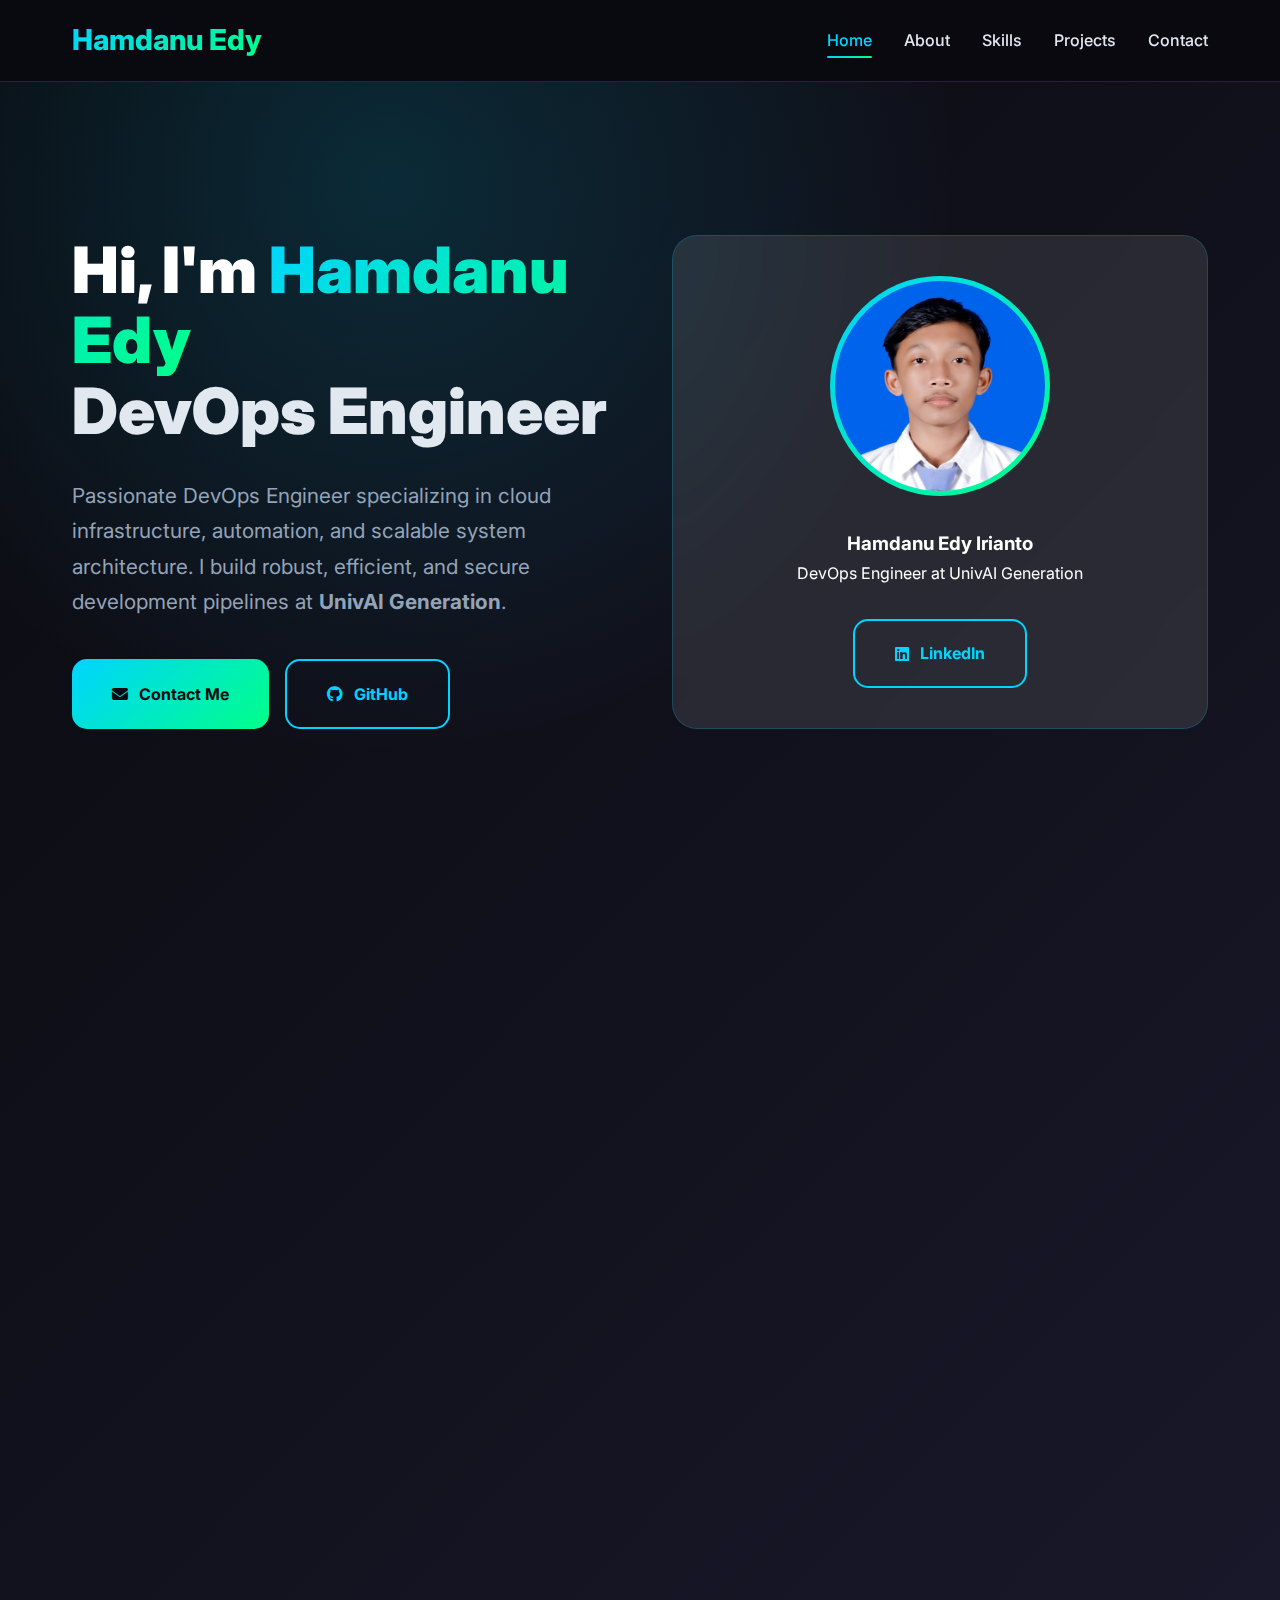
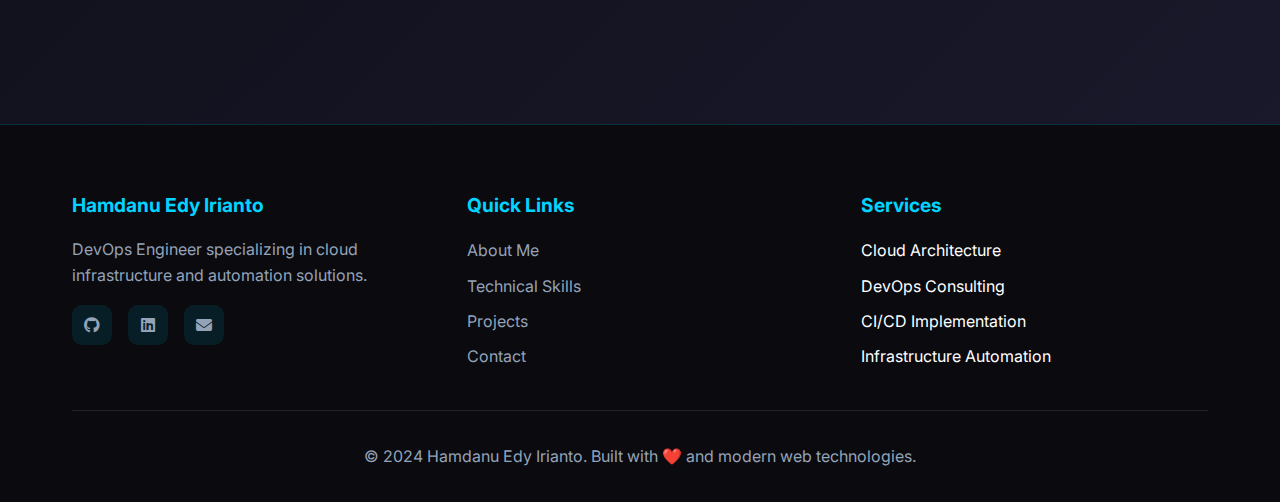
<file: index.html>
<!DOCTYPE html>
<html lang="id">
<head>
    <meta charset="UTF-8">
    <meta name="viewport" content="width=device-width, initial-scale=1.0">
    <meta name="google-site-verification" content="hwMxcLjOa9rPtWJm5K2YO4atiW3Idi5pGhQEPnVfMbA" />
    <title>Hamdanu Edy Irianto - DevOps Engineer Portfolio</title>
    <script async src="https://pagead2.googlesyndication.com/pagead/js/adsbygoogle.js?client=ca-pub-5340118311163033"
         crossorigin="anonymous"></script>
    <link rel="stylesheet" href="https://cdnjs.cloudflare.com/ajax/libs/font-awesome/6.4.0/css/all.min.css">
    <link href="https://fonts.googleapis.com/css2?family=Inter:wght@300;400;500;600;700;800&display=swap" rel="stylesheet">
    <link rel="stylesheet" href="style.css">
</head>
<body>
    <header class="header">
        <div class="container">
            <nav class="nav">
                <a href="index.html" class="logo">Hamdanu Edy</a>
                <ul class="nav-menu">
                    <li><a href="index.html" class="nav-link active">Home</a></li>
                    <li><a href="about.html" class="nav-link">About</a></li>
                    <li><a href="skills.html" class="nav-link">Skills</a></li>
                    <li><a href="projects.html" class="nav-link">Projects</a></li>
                    <li><a href="contact.html" class="nav-link">Contact</a></li>
                </ul>
                <div class="mobile-menu-toggle">
                    <span></span>
                    <span></span>
                    <span></span>
                </div>
            </nav>
        </div>
    </header>

    <section class="hero" id="home">
        <div class="container">
            <div class="hero-content">
                <div class="hero-text">
                    <h1>
                        Hi, I'm <span class="name">Hamdanu Edy</span><br>
                        <span class="title">DevOps Engineer</span>
                    </h1>
                    <p>
                        Passionate DevOps Engineer specializing in cloud infrastructure, 
                        automation, and scalable system architecture. I build robust, 
                        efficient, and secure development pipelines at <strong>UnivAI Generation</strong>.
                    </p>
                    <div class="hero-buttons">
                        <a href="mailto:edyhamdanu@gmail.com" class="btn btn-primary">
                            <i class="fas fa-envelope"></i>
                            Contact Me
                        </a>
                        <a href="https://github.com/hamdanuedy" class="btn btn-outline" target="_blank">
                            <i class="fab fa-github"></i>
                            GitHub
                        </a>
                    </div>
                </div>
                <div class="hero-visual">
                    <div class="profile-card">
                        <div class="profile-avatar">
                            <img src="profile.jpg" alt="Hamdanu Edy Irianto" oncontextmenu="return false;" ondragstart="return false;" />
                            <div class="avatar-overlay"></div>
                        </div>
                        <h3>Hamdanu Edy Irianto</h3>
                        <p>DevOps Engineer at UnivAI Generation</p>
                        <div class="social-links">
                            <a href="https://www.linkedin.com/in/hamdanu-edy-186911395" class="btn btn-outline" target="_blank">
                                <i class="fab fa-linkedin"></i>
                                LinkedIn
                            </a>
                        </div>
                    </div>
                </div>
            </div>
        </div>
    </section>

    <!-- Quick Overview Section -->
    <section class="section quick-overview">
        <div class="container">
            <div class="section-header">
                <h2 class="section-title">Professional Overview</h2>
                <p class="section-subtitle">A quick glimpse of my expertise and experience</p>
            </div>
            <div class="overview-grid">
                <div class="overview-card">
                    <div class="card-icon">
                        <i class="fas fa-cloud"></i>
                    </div>
                    <h3>Cloud Architecture</h3>
                    <p>Expert in AWS, Azure, and multi-cloud infrastructure design with focus on scalability and security.</p>
                    <a href="skills.html" class="card-link">Learn More <i class="fas fa-arrow-right"></i></a>
                </div>
                <div class="overview-card">
                    <div class="card-icon">
                        <i class="fas fa-code-branch"></i>
                    </div>
                    <h3>DevOps Pipeline</h3>
                    <p>Building automated CI/CD pipelines with Docker, Kubernetes, and modern deployment strategies.</p>
                    <a href="skills.html" class="card-link">Learn More <i class="fas fa-arrow-right"></i></a>
                </div>
                <div class="overview-card">
                    <div class="card-icon">
                        <i class="fas fa-robot"></i>
                    </div>
                    <h3>AI Integration</h3>
                    <p>Developing intelligent automation solutions and AI-powered applications for modern businesses.</p>
                    <a href="projects.html" class="card-link">View Projects <i class="fas fa-arrow-right"></i></a>
                </div>
            </div>
        </div>
    </section>

    <footer class="footer">
        <div class="container">
            <div class="footer-content">
                <div class="footer-section">
                    <h4>Hamdanu Edy Irianto</h4>
                    <p>DevOps Engineer specializing in cloud infrastructure and automation solutions.</p>
                    <div class="footer-social">
                        <a href="https://github.com/hamdanuedy" target="_blank"><i class="fab fa-github"></i></a>
                        <a href="https://www.linkedin.com/in/hamdanu-edy-186911395" target="_blank"><i class="fab fa-linkedin"></i></a>
                        <a href="mailto:edyhamdanu@gmail.com"><i class="fas fa-envelope"></i></a>
                    </div>
                </div>
                <div class="footer-section">
                    <h4>Quick Links</h4>
                    <ul>
                        <li><a href="about.html">About Me</a></li>
                        <li><a href="skills.html">Technical Skills</a></li>
                        <li><a href="projects.html">Projects</a></li>
                        <li><a href="contact.html">Contact</a></li>
                    </ul>
                </div>
                <div class="footer-section">
                    <h4>Services</h4>
                    <ul>
                        <li>Cloud Architecture</li>
                        <li>DevOps Consulting</li>
                        <li>CI/CD Implementation</li>
                        <li>Infrastructure Automation</li>
                    </ul>
                </div>
            </div>
            <div class="footer-bottom">
                <p>&copy; 2024 Hamdanu Edy Irianto. Built with ❤️ and modern web technologies.</p>
            </div>
        </div>
    </footer>

    <script src="script.js"></script>
</body>
</html>
</file>
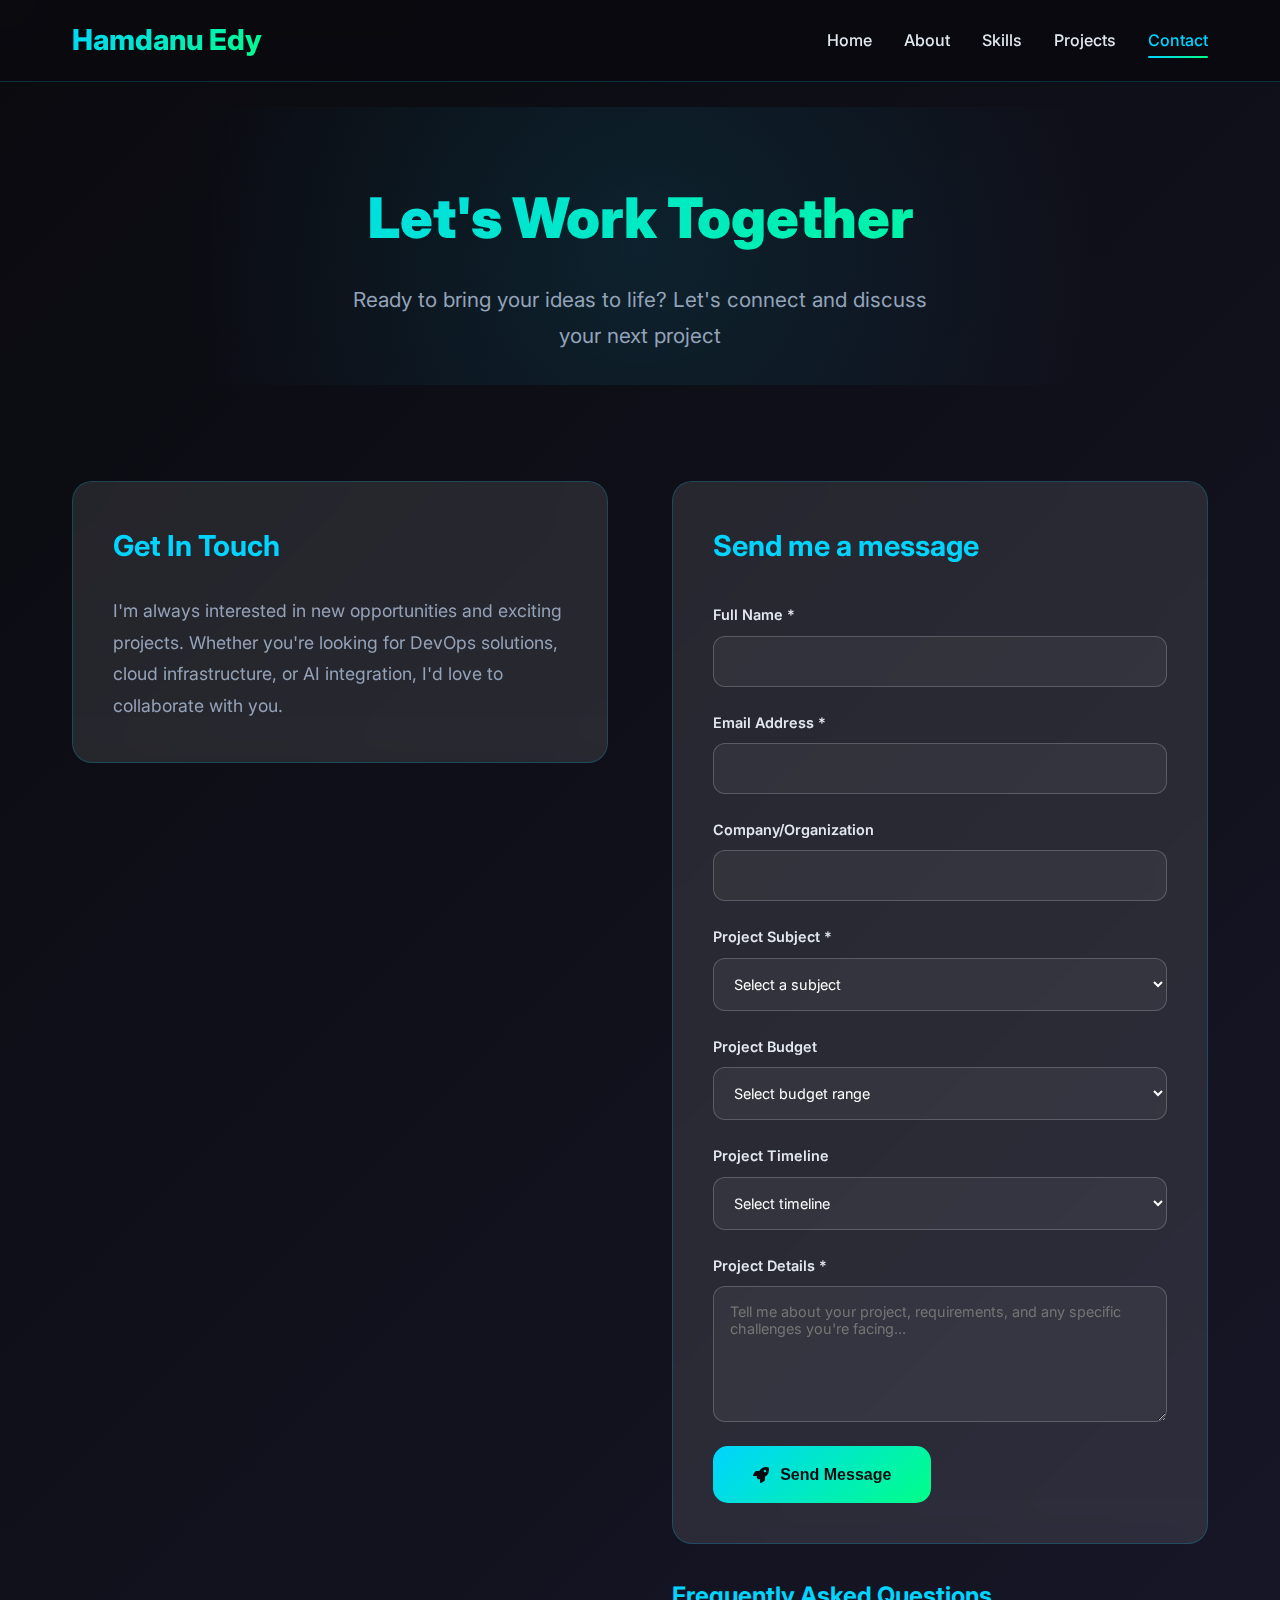
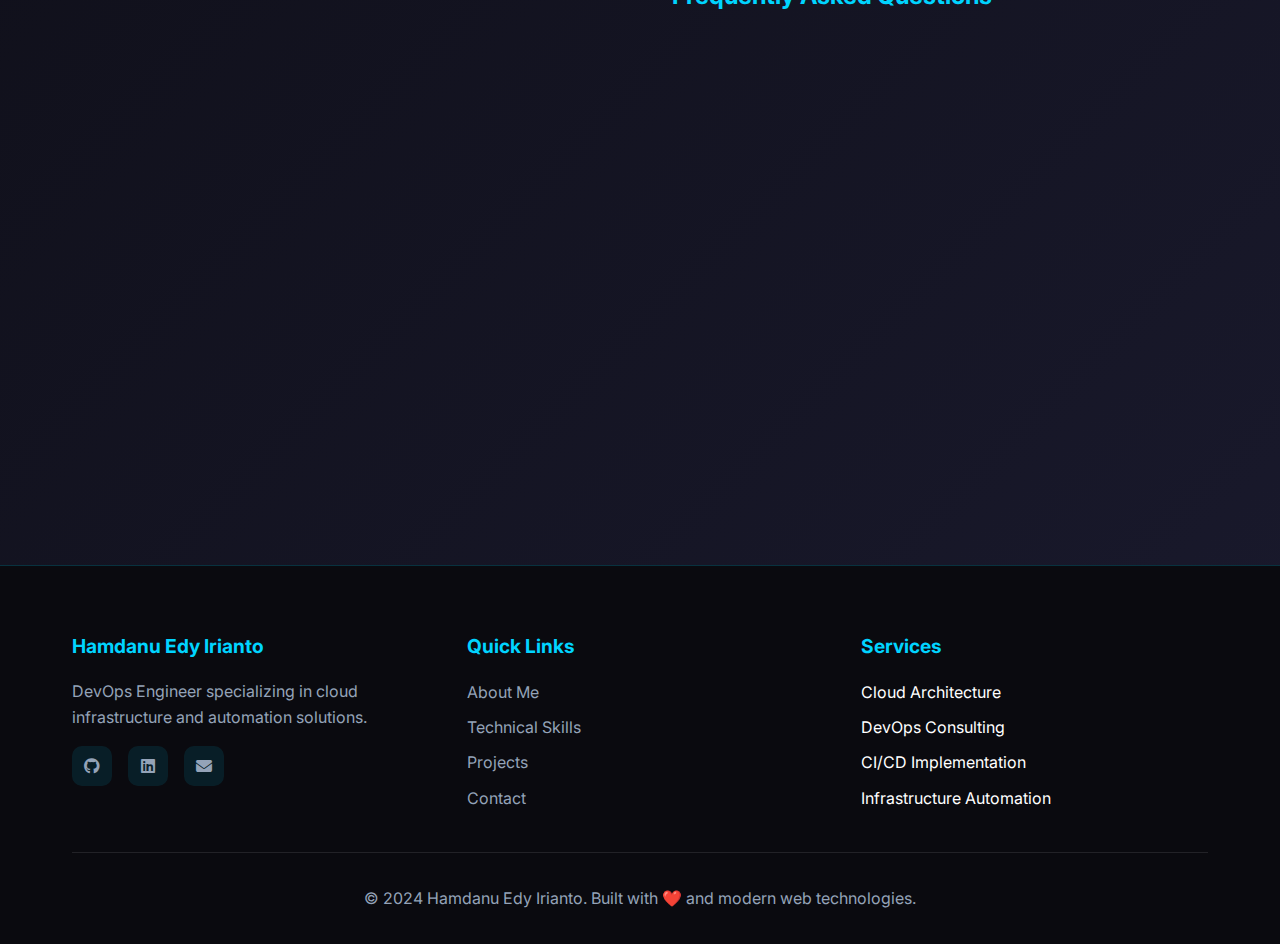
<file: contact.html>
<!DOCTYPE html>
<html lang="id">
<head>
    <meta charset="UTF-8">
    <meta name="viewport" content="width=device-width, initial-scale=1.0">`n    <meta name="google-site-verification" content="hwMxcLjOa9rPtWJm5K2YO4atiW3Idi5pGhQEPnVfMbA" />
    <title>Contact Me - Hamdanu Edy Irianto</title>`n    <script async src="https://pagead2.googlesyndication.com/pagead/js/adsbygoogle.js?client=ca-pub-5340118311163033"`n         crossorigin="anonymous"></script>
    <link rel="stylesheet" href="https://cdnjs.cloudflare.com/ajax/libs/font-awesome/6.4.0/css/all.min.css">
    <link href="https://fonts.googleapis.com/css2?family=Inter:wght@300;400;500;600;700;800&display=swap" rel="stylesheet">
    <link rel="stylesheet" href="style.css">
</head>
<body>
    <header class="header">
        <div class="container">
            <nav class="nav">
                <a href="index.html" class="logo">Hamdanu Edy</a>
                <ul class="nav-menu">
                    <li><a href="index.html" class="nav-link">Home</a></li>
                    <li><a href="about.html" class="nav-link">About</a></li>
                    <li><a href="skills.html" class="nav-link">Skills</a></li>
                    <li><a href="projects.html" class="nav-link">Projects</a></li>
                    <li><a href="contact.html" class="nav-link active">Contact</a></li>
                </ul>
                <div class="mobile-menu-toggle">
                    <span></span>
                    <span></span>
                    <span></span>
                </div>
            </nav>
        </div>
    </header>

    <main class="main-content">
        <section class="page-hero">
            <div class="container">
                <h1 class="page-title">Let's Work Together</h1>
                <p class="page-subtitle">Ready to bring your ideas to life? Let's connect and discuss your next project</p>
            </div>
        </section>

        <section class="section contact-content">
            <div class="container">
                <div class="contact-grid">
                    <!-- Contact Info -->
                    <div class="contact-info">
                        <div class="contact-intro glass-card">
                            <h3>Get In Touch</h3>
                            <p>
                                I'm always interested in new opportunities and exciting projects. 
                                Whether you're looking for DevOps solutions, cloud infrastructure, 
                                or AI integration, I'd love to collaborate with you.
                            </p>
                        </div>
                        
                        <div class="contact-methods">
                            <div class="contact-method glass-card">
                                <div class="method-icon">
                                    <i class="fas fa-envelope"></i>
                                </div>
                                <div class="method-info">
                                    <h4>Email</h4>
                                    <p>edyhamdanu@gmail.com</p>
                                    <a href="mailto:edyhamdanu@gmail.com" class="method-link">Send Email</a>
                                </div>
                            </div>

                            <div class="contact-method glass-card">
                                <div class="method-icon">
                                    <i class="fab fa-linkedin"></i>
                                </div>
                                <div class="method-info">
                                    <h4>LinkedIn</h4>
                                    <p>Professional Network</p>
                                    <a href="https://www.linkedin.com/in/hamdanu-edy-186911395" target="_blank" class="method-link">Connect on LinkedIn</a>
                                </div>
                            </div>

                            <div class="contact-method glass-card">
                                <div class="method-icon">
                                    <i class="fab fa-github"></i>
                                </div>
                                <div class="method-info">
                                    <h4>GitHub</h4>
                                    <p>Code & Projects</p>
                                    <a href="https://github.com/hamdanuedy" target="_blank" class="method-link">View GitHub</a>
                                </div>
                            </div>

                            <div class="contact-method glass-card">
                                <div class="method-icon">
                                    <i class="fas fa-phone"></i>
                                </div>
                                <div class="method-info">
                                    <h4>Phone</h4>
                                    <p>+62 812 3456 7890</p>
                                    <a href="tel:+6281234567890" class="method-link">Call Now</a>
                                </div>
                            </div>
                        </div>

                        <div class="availability glass-card">
                            <h4>Availability</h4>
                            <div class="availability-status">
                                <div class="status-indicator available"></div>
                                <span>Available for new projects</span>
                            </div>
                            <p>
                                I'm currently accepting new freelance and consulting opportunities. 
                                Response time is typically within 24 hours.
                            </p>
                        </div>
                    </div>
                    
                    <!-- Contact Form -->
                    <div class="contact-form-section">
                        <div class="contact-form glass-card">
                            <h3>Send me a message</h3>
                            <form id="contactForm" class="form">
                                <div class="form-group">
                                    <label for="name">Full Name *</label>
                                    <input type="text" id="name" name="name" required>
                                    <span class="form-error"></span>
                                </div>
                                
                                <div class="form-group">
                                    <label for="email">Email Address *</label>
                                    <input type="email" id="email" name="email" required>
                                    <span class="form-error"></span>
                                </div>
                                
                                <div class="form-group">
                                    <label for="company">Company/Organization</label>
                                    <input type="text" id="company" name="company">
                                </div>
                                
                                <div class="form-group">
                                    <label for="subject">Project Subject *</label>
                                    <select id="subject" name="subject" required>
                                        <option value="">Select a subject</option>
                                        <option value="devops-consulting">DevOps Consulting</option>
                                        <option value="cloud-architecture">Cloud Architecture</option>
                                        <option value="ci-cd-implementation">CI/CD Implementation</option>
                                        <option value="infrastructure-automation">Infrastructure Automation</option>
                                        <option value="ai-integration">AI Integration</option>
                                        <option value="general-inquiry">General Inquiry</option>
                                        <option value="collaboration">Collaboration</option>
                                    </select>
                                    <span class="form-error"></span>
                                </div>
                                
                                <div class="form-group">
                                    <label for="budget">Project Budget</label>
                                    <select id="budget" name="budget">
                                        <option value="">Select budget range</option>
                                        <option value="under-5k">Under $5,000</option>
                                        <option value="5k-10k">$5,000 - $10,000</option>
                                        <option value="10k-25k">$10,000 - $25,000</option>
                                        <option value="25k-50k">$25,000 - $50,000</option>
                                        <option value="over-50k">Over $50,000</option>
                                        <option value="discuss">Prefer to discuss</option>
                                    </select>
                                </div>
                                
                                <div class="form-group">
                                    <label for="timeline">Project Timeline</label>
                                    <select id="timeline" name="timeline">
                                        <option value="">Select timeline</option>
                                        <option value="asap">ASAP</option>
                                        <option value="1-month">Within 1 month</option>
                                        <option value="2-3-months">2-3 months</option>
                                        <option value="3-6-months">3-6 months</option>
                                        <option value="flexible">Flexible</option>
                                    </select>
                                </div>
                                
                                <div class="form-group">
                                    <label for="message">Project Details *</label>
                                    <textarea id="message" name="message" rows="6" required placeholder="Tell me about your project, requirements, and any specific challenges you're facing..."></textarea>
                                    <span class="form-error"></span>
                                </div>
                                
                                <button type="submit" class="btn btn-primary form-submit">
                                    <i class="fas fa-rocket"></i>
                                    <span>Send Message</span>
                                    <div class="loading-spinner"></div>
                                </button>
                            </form>
                            
                            <div class="form-success" id="formSuccess">
                                <div class="success-content">
                                    <i class="fas fa-check-circle"></i>
                                    <h4>Message Sent Successfully!</h4>
                                    <p>Thank you for reaching out. I'll get back to you within 24 hours.</p>
                                </div>
                            </div>
                        </div>

                        <!-- FAQ Section -->
                        <div class="faq-section">
                            <h3>Frequently Asked Questions</h3>
                            <div class="faq-list">
                                <div class="faq-item glass-card">
                                    <div class="faq-question">
                                        <h4>What services do you offer?</h4>
                                        <i class="fas fa-chevron-down"></i>
                                    </div>
                                    <div class="faq-answer">
                                        <p>I specialize in DevOps consulting, cloud architecture design, CI/CD pipeline implementation, infrastructure automation, and AI integration solutions.</p>
                                    </div>
                                </div>

                                <div class="faq-item glass-card">
                                    <div class="faq-question">
                                        <h4>How do you price your services?</h4>
                                        <i class="fas fa-chevron-down"></i>
                                    </div>
                                    <div class="faq-answer">
                                        <p>Pricing depends on project scope, complexity, and timeline. I offer both hourly rates and fixed-price projects. Let's discuss your specific needs for a custom quote.</p>
                                    </div>
                                </div>

                                <div class="faq-item glass-card">
                                    <div class="faq-question">
                                        <h4>What's your typical response time?</h4>
                                        <i class="fas fa-chevron-down"></i>
                                    </div>
                                    <div class="faq-answer">
                                        <p>I typically respond to new inquiries within 24 hours. For ongoing projects, I maintain regular communication and provide daily updates.</p>
                                    </div>
                                </div>

                                <div class="faq-item glass-card">
                                    <div class="faq-question">
                                        <h4>Do you work with international clients?</h4>
                                        <i class="fas fa-chevron-down"></i>
                                    </div>
                                    <div class="faq-answer">
                                        <p>Yes, I work with clients worldwide. I'm comfortable with different time zones and can adapt my schedule to ensure effective collaboration.</p>
                                    </div>
                                </div>
                            </div>
                        </div>
                    </div>
                </div>
            </div>
        </section>
    </main>

    <footer class="footer">
        <div class="container">
            <div class="footer-content">
                <div class="footer-section">
                    <h4>Hamdanu Edy Irianto</h4>
                    <p>DevOps Engineer specializing in cloud infrastructure and automation solutions.</p>
                    <div class="footer-social">
                        <a href="https://github.com/hamdanuedy" target="_blank"><i class="fab fa-github"></i></a>
                        <a href="https://www.linkedin.com/in/hamdanu-edy-186911395" target="_blank"><i class="fab fa-linkedin"></i></a>
                        <a href="mailto:edyhamdanu@gmail.com"><i class="fas fa-envelope"></i></a>
                    </div>
                </div>
                <div class="footer-section">
                    <h4>Quick Links</h4>
                    <ul>
                        <li><a href="about.html">About Me</a></li>
                        <li><a href="skills.html">Technical Skills</a></li>
                        <li><a href="projects.html">Projects</a></li>
                        <li><a href="contact.html">Contact</a></li>
                    </ul>
                </div>
                <div class="footer-section">
                    <h4>Services</h4>
                    <ul>
                        <li>Cloud Architecture</li>
                        <li>DevOps Consulting</li>
                        <li>CI/CD Implementation</li>
                        <li>Infrastructure Automation</li>
                    </ul>
                </div>
            </div>
            <div class="footer-bottom">
                <p>&copy; 2024 Hamdanu Edy Irianto. Built with ❤️ and modern web technologies.</p>
            </div>
        </div>
    </footer>

    <script src="script.js"></script>
</body>
</html>
</file>
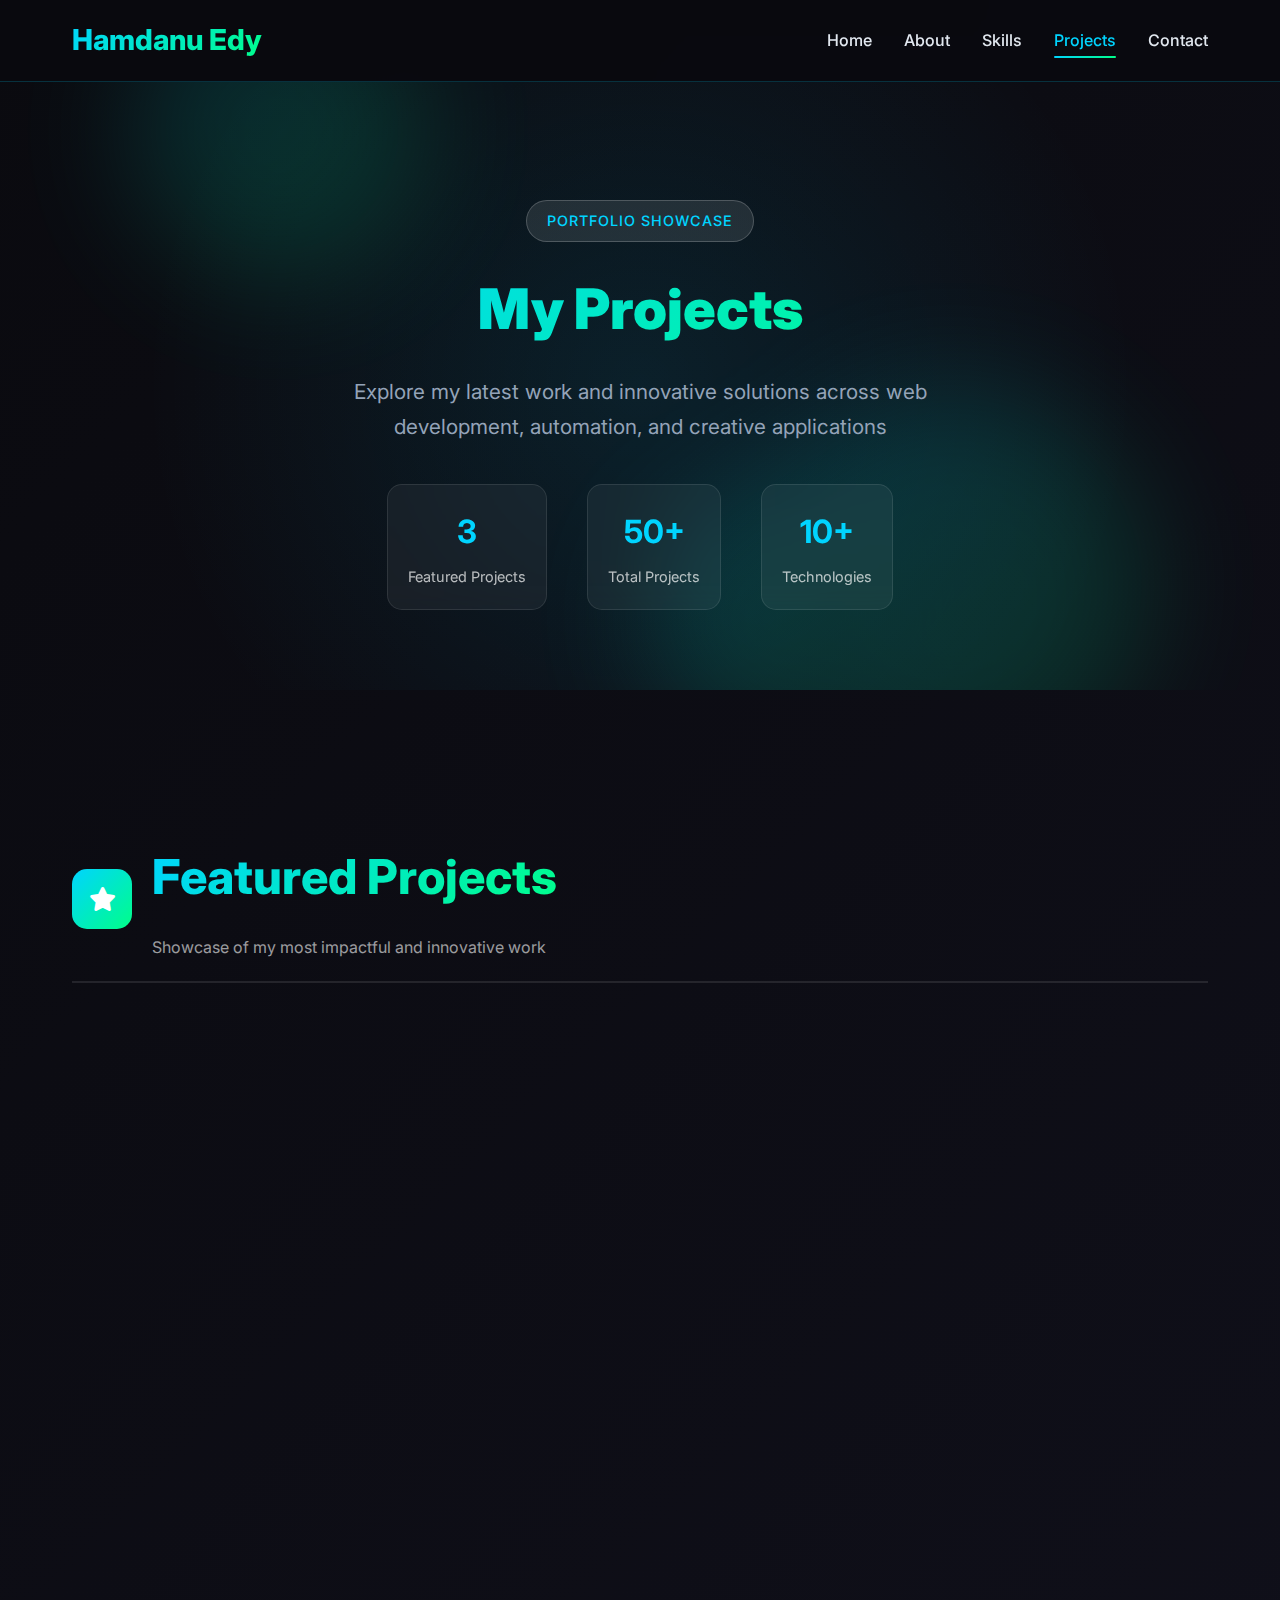
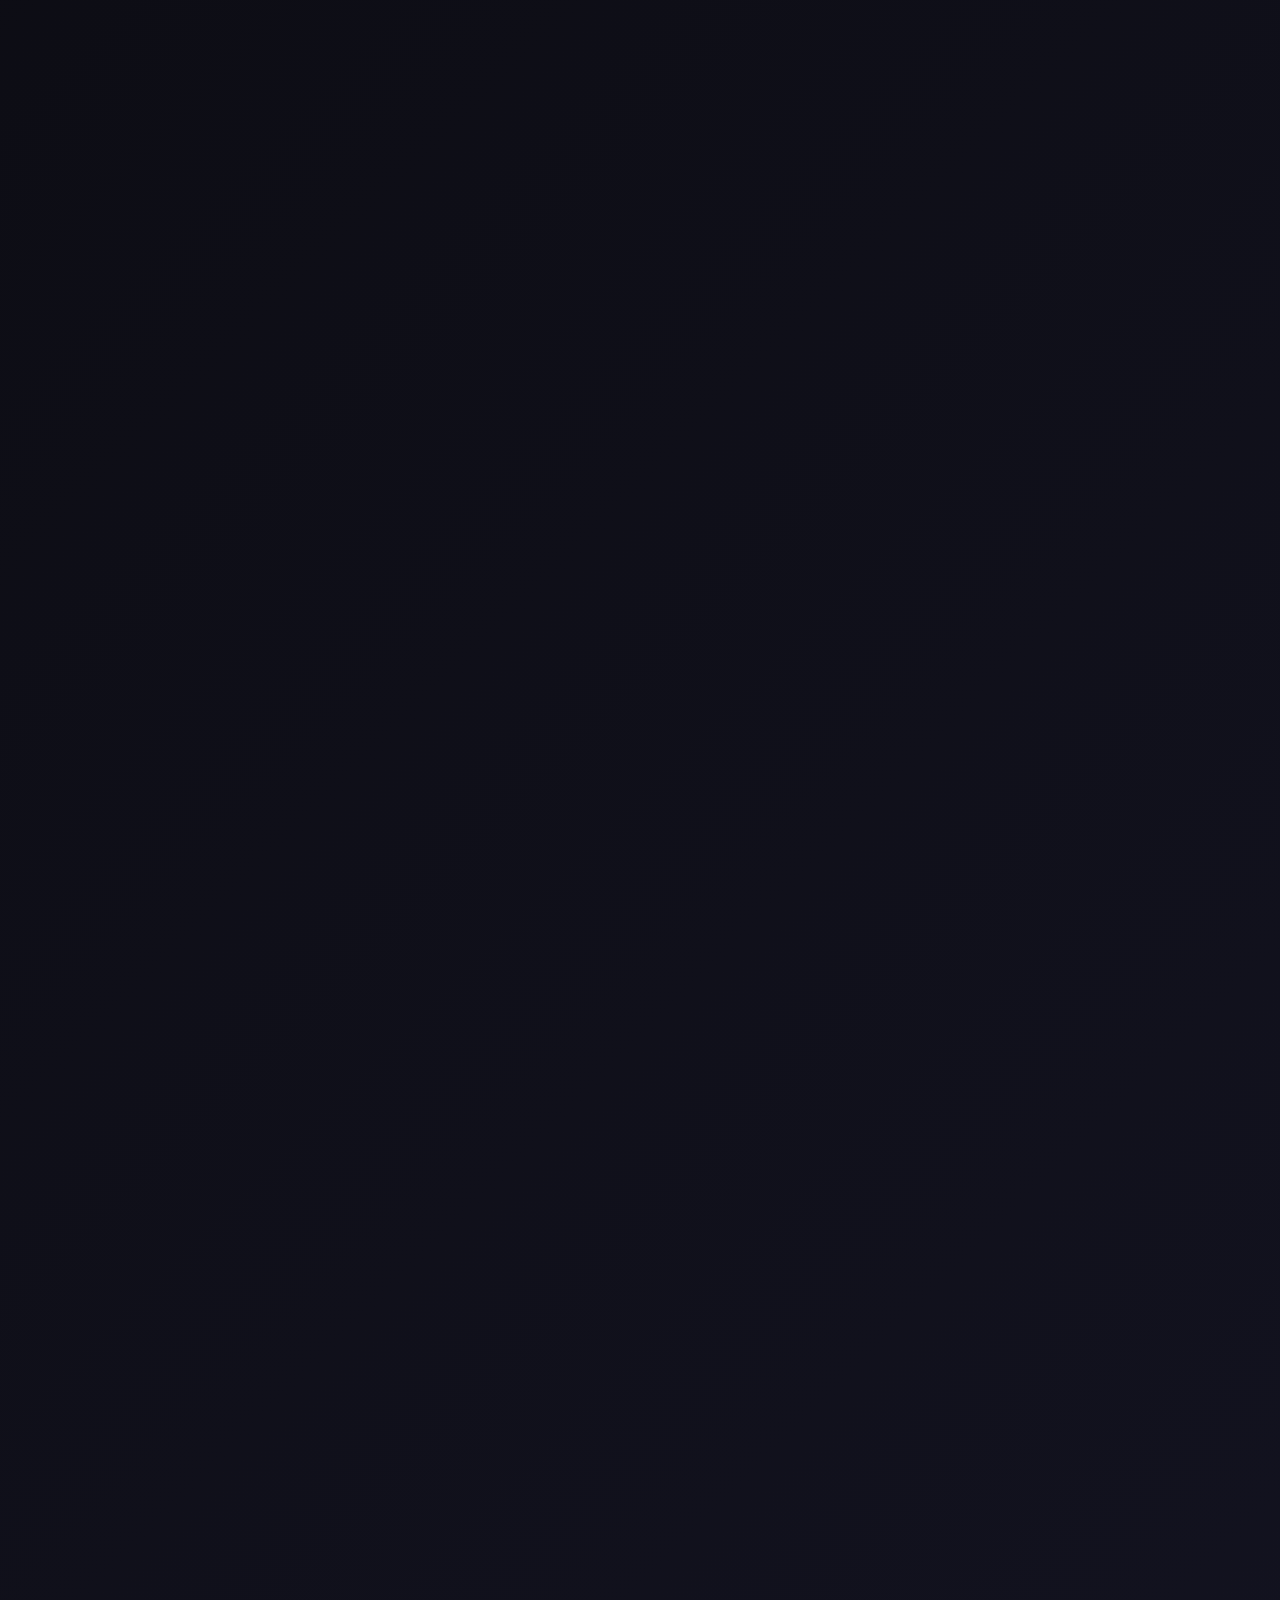
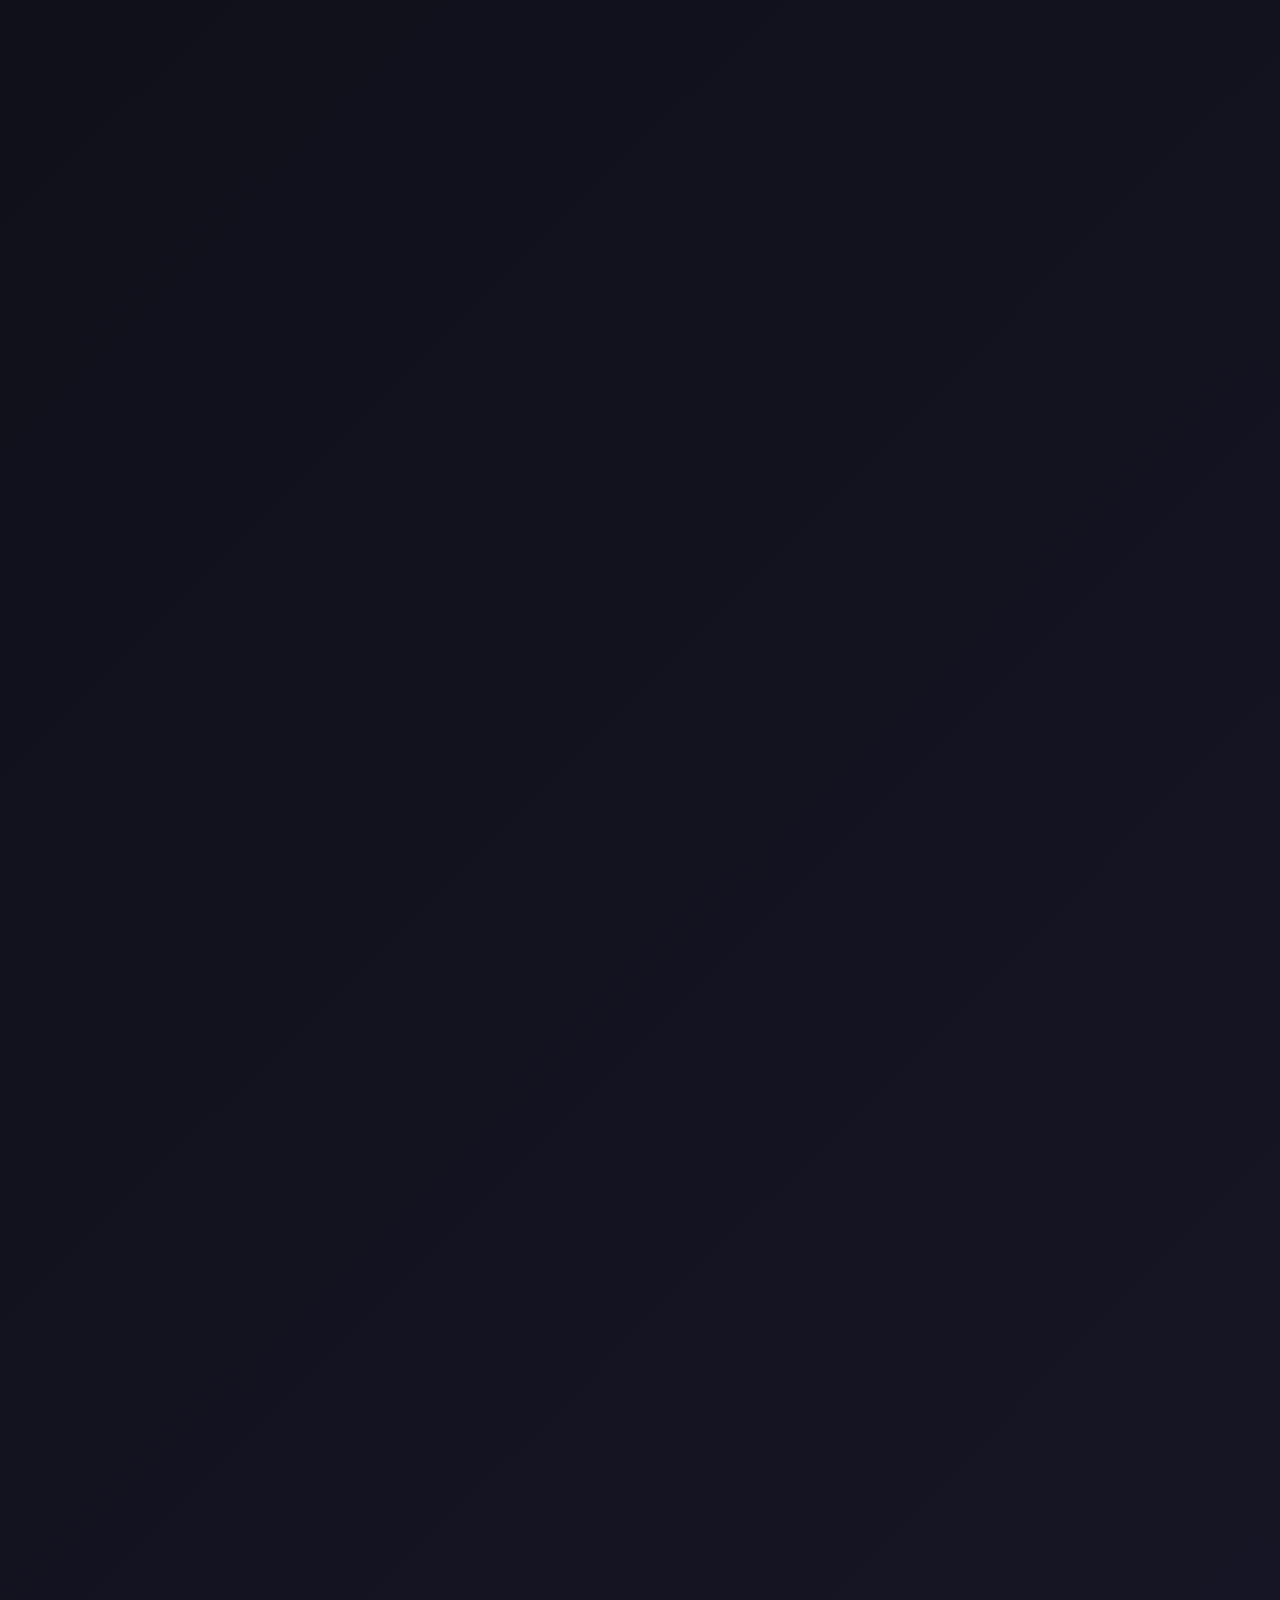
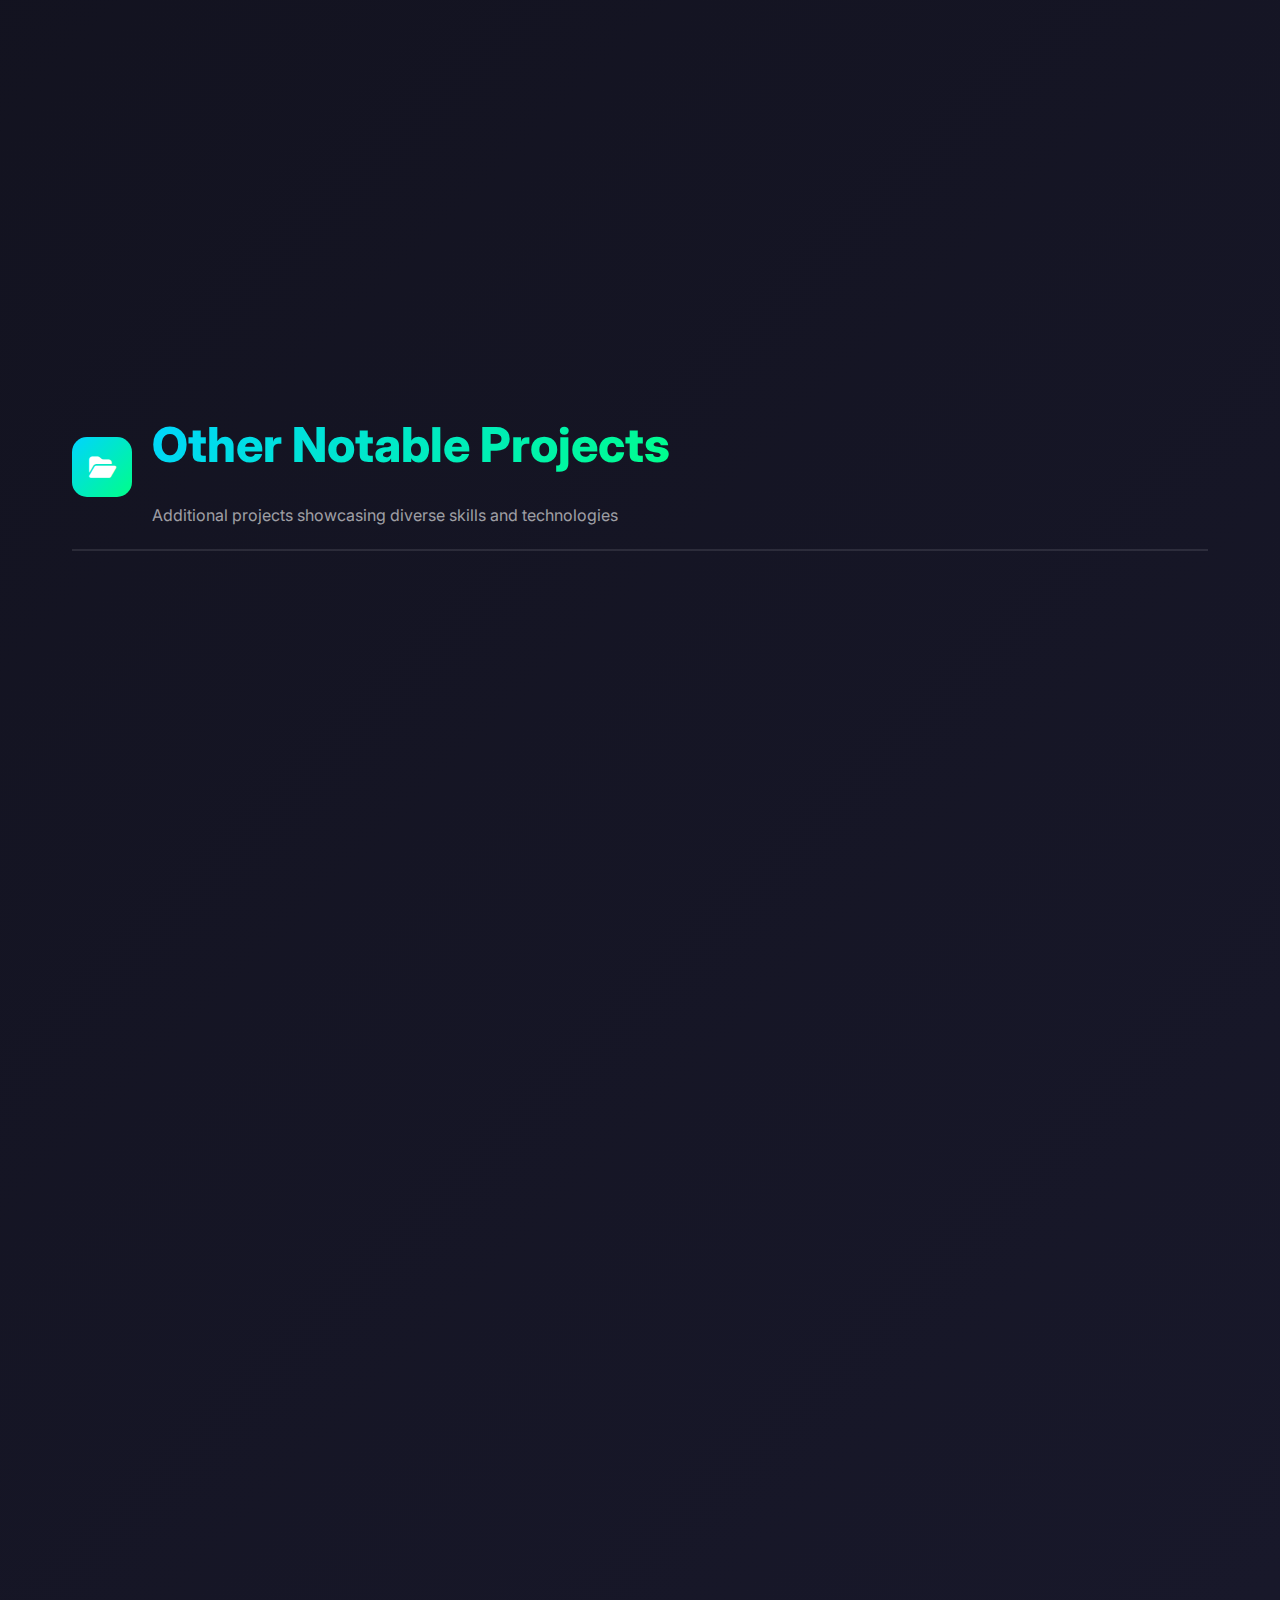
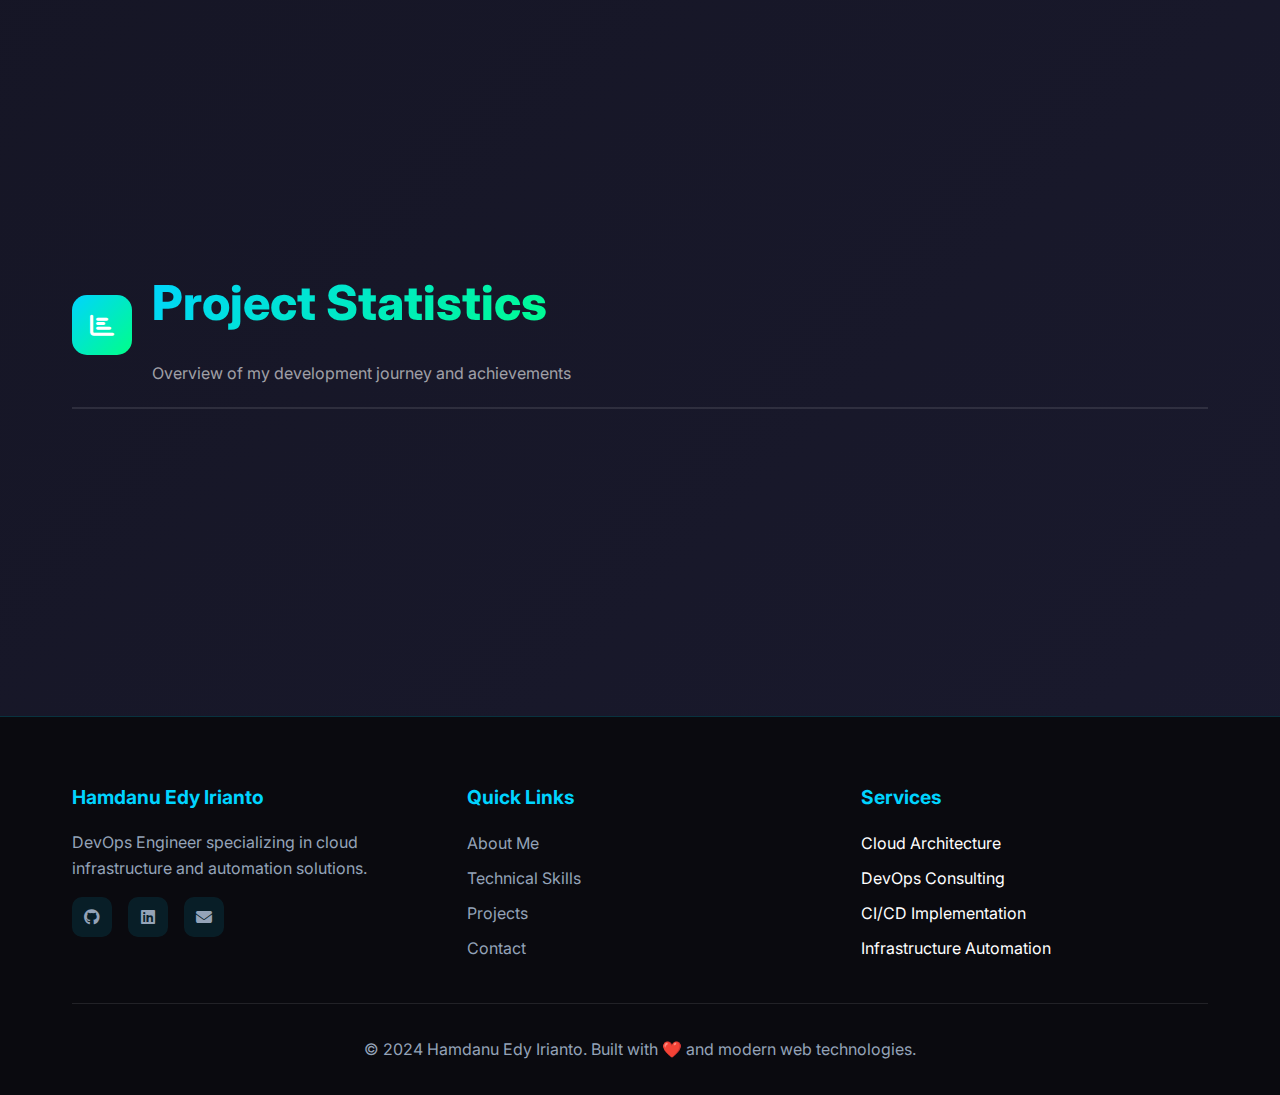
<file: projects.html>
<!DOCTYPE html>
<html lang="id">
<head>
    <meta charset="UTF-8">
    <meta name="viewport" content="width=device-width, initial-scale=1.0">
    <meta name="google-site-verification" content="hwMxcLjOa9rPtWJm5K2YO4atiW3Idi5pGhQEPnVfMbA" />
    <title>Projects - Hamdanu Edy Irianto</title>
    <script async src="https://pagead2.googlesyndication.com/pagead/js/adsbygoogle.js?client=ca-pub-5340118311163033"
         crossorigin="anonymous"></script>
    <link rel="stylesheet" href="https://cdnjs.cloudflare.com/ajax/libs/font-awesome/6.4.0/css/all.min.css">
    <link href="https://fonts.googleapis.com/css2?family=Inter:wght@300;400;500;600;700;800&display=swap" rel="stylesheet">
    <link rel="stylesheet" href="style.css">
    <link rel="stylesheet" href="preview-styles.css">
    <link rel="stylesheet" href="projects-enhanced.css">
</head>
<body>
    <header class="header">
        <div class="container">
            <nav class="nav">
                <a href="index.html" class="logo">Hamdanu Edy</a>
                <ul class="nav-menu">
                    <li><a href="index.html" class="nav-link">Home</a></li>
                    <li><a href="about.html" class="nav-link">About</a></li>
                    <li><a href="skills.html" class="nav-link">Skills</a></li>
                    <li><a href="projects.html" class="nav-link active">Projects</a></li>
                    <li><a href="contact.html" class="nav-link">Contact</a></li>
                </ul>
                <div class="mobile-menu-toggle">
                    <span></span>
                    <span></span>
                    <span></span>
                </div>
            </nav>
        </div>
    </header>

    <main class="main-content">
        <section class="page-hero projects-hero">
            <div class="hero-background">
                <div class="hero-shape shape-1"></div>
                <div class="hero-shape shape-2"></div>
                <div class="hero-shape shape-3"></div>
            </div>
            <div class="container">
                <div class="hero-content-wrapper">
                    <span class="hero-badge">Portfolio Showcase</span>
                    <h1 class="page-title">My Projects</h1>
                    <p class="page-subtitle">Explore my latest work and innovative solutions across web development, automation, and creative applications</p>
                    <div class="hero-stats">
                        <div class="hero-stat-item">
                            <span class="stat-number">3</span>
                            <span class="stat-label">Featured Projects</span>
                        </div>
                        <div class="hero-stat-item">
                            <span class="stat-number">50+</span>
                            <span class="stat-label">Total Projects</span>
                        </div>
                        <div class="hero-stat-item">
                            <span class="stat-number">10+</span>
                            <span class="stat-label">Technologies</span>
                        </div>
                    </div>
                </div>
            </div>
        </section>

        <section class="section projects-content">
            <div class="container">
                <!-- Featured Projects Section -->
                <div class="section-header-wrapper">
                    <div class="section-icon">
                        <i class="fas fa-star"></i>
                    </div>
                    <div>
                        <h2 class="section-title">Featured Projects</h2>
                        <p class="section-description">Showcase of my most impactful and innovative work</p>
                    </div>
                </div>
                
                <div class="featured-projects-grid">
                <!-- Featured Project 1 -->
                <div class="featured-project">
                    <div class="project-showcase glass-card">
                        <div class="project-badge-corner">
                            <span class="badge featured">★ FEATURED</span>
                        </div>
                        <div class="project-content-wrapper">
                            <div class="project-header">
                                <div class="project-icon-large">
                                    <div class="bot-icon telegram-bot">
                                        <i class="fab fa-telegram"></i>
                                        <div class="music-note note-1"><i class="fas fa-music"></i></div>
                                        <div class="music-note note-2"><i class="fas fa-music"></i></div>
                                    </div>
                                </div>
                                <div class="project-title-group">
                                    <h3 class="project-name">Telegram Music Bot</h3>
                                    <p class="project-category">🎵 Interactive Music Streaming</p>
                                </div>
                            </div>
                            
                            <div class="project-description">
                                <p>
                                    Advanced Telegram music bot with high-quality audio streaming, playlist management, 
                                    and interactive controls. Built with modern Python libraries and optimized for 
                                    performance and reliability.
                                </p>
                            </div>

                            <div class="bot-demo">
                                <div class="demo-header">
                                    <i class="fas fa-terminal"></i>
                                    <span>Bot in Action</span>
                                </div>
                                <div class="demo-terminal" id="botDemo">
                                    <div class="demo-line">👤 User: /play Shape of You</div>
                                    <div class="demo-line">🤖 Bot: 🔍 Searching for "Shape of You"...</div>
                                    <div class="demo-line">🤖 Bot: ✅ Found! Now playing 🎵</div>
                                    <div class="demo-line">🤖 Bot: 🎶 Ed Sheeran - Shape of You</div>
                                    <div class="demo-line">🤖 Bot: ⏯️ [▶️] [⏸️] [⏭️] [🔄] [❌]</div>
                                </div>
                            </div>

                            <div class="project-features">
                                <h4 class="features-title">Key Features</h4>
                                <div class="features-grid">
                                    <div class="feature-item">
                                        <i class="fas fa-play-circle"></i>
                                        <span>High-quality streaming</span>
                                    </div>
                                    <div class="feature-item">
                                        <i class="fas fa-list"></i>
                                        <span>Playlist management</span>
                                    </div>
                                    <div class="feature-item">
                                        <i class="fas fa-search"></i>
                                        <span>Smart search engine</span>
                                    </div>
                                    <div class="feature-item">
                                        <i class="fas fa-users"></i>
                                        <span>Multi-user support</span>
                                    </div>
                                </div>
                            </div>
                            
                            <div class="project-footer">
                                <div class="project-tech">
                                    <span class="tech-tag">Python</span>
                                    <span class="tech-tag">Telegram API</span>
                                    <span class="tech-tag">PyTelegramBotAPI</span>
                                    <span class="tech-tag">Audio Processing</span>
                                </div>
                                
                                <div class="project-actions">
                                    <a href="https://github.com/Botbynetz/bot-music-telegram.git" class="btn btn-primary" target="_blank">
                                        <i class="fab fa-github"></i> View Code
                                    </a>
                                    <a href="https://t.me/SmartmotherBot" class="btn btn-outline" target="_blank">
                                        <i class="fab fa-telegram-plane"></i> Live Demo
                                        <span class="live-badge">LIVE</span>
                                    </a>
                                </div>
                            </div>
                        </div>
                    </div>
                </div>

                <!-- Featured Project 2 -->
                <div class="featured-project">
                    <div class="project-showcase glass-card">
                        <div class="project-badge-corner">
                            <span class="badge featured">★ FEATURED</span>
                        </div>
                        <div class="project-content-wrapper">
                            <div class="project-header">
                                <div class="project-icon-large">
                                    <div class="bot-icon security-bot">
                                        <i class="fas fa-user-shield"></i>
                                        <div class="music-note note-1"><i class="fas fa-lock"></i></div>
                                        <div class="music-note note-2"><i class="fas fa-key"></i></div>
                                    </div>
                                </div>
                                <div class="project-title-group">
                                    <h3 class="project-name">UnivBot Login Page</h3>
                                    <p class="project-category">🔐 Secure Authentication System</p>
                                </div>
                            </div>
                            
                            <div class="project-description">
                                <p>
                                    Modern and secure login page for UnivBot system with advanced authentication features, 
                                    responsive design, and enhanced security protocols. Built with modern web technologies 
                                    and optimized for user experience.
                                </p>
                            </div>

                            <div class="project-preview">
                                <div class="preview-header-label">
                                    <i class="fas fa-desktop"></i>
                                    <span>Live Preview</span>
                                </div>
                                <div class="preview-container">
                                    <div class="preview-header">
                                        <div class="preview-controls">
                                            <span class="preview-dot red"></span>
                                            <span class="preview-dot yellow"></span>
                                            <span class="preview-dot green"></span>
                                        </div>
                                        <div class="preview-url">https://botbynetz.github.io/login-page-univbot/</div>
                                    </div>
                                    <div class="preview-frame">
                                        <iframe 
                                            src="https://botbynetz.github.io/login-page-univbot/" 
                                            title="UnivBot Login Page Preview"
                                            loading="lazy"
                                            sandbox="allow-scripts allow-same-origin allow-forms"
                                            referrerpolicy="no-referrer-when-downgrade">
                                        </iframe>
                                    </div>
                                    <div class="preview-overlay">
                                        <a href="https://botbynetz.github.io/login-page-univbot/" target="_blank" class="preview-link">
                                            <i class="fas fa-external-link-alt"></i>
                                            Open Full Page
                                        </a>
                                    </div>
                                </div>
                            </div>

                            <div class="project-features">
                                <h4 class="features-title">Key Features</h4>
                                <div class="features-grid">
                                    <div class="feature-item">
                                        <i class="fas fa-shield-alt"></i>
                                        <span>Secure authentication</span>
                                    </div>
                                    <div class="feature-item">
                                        <i class="fas fa-mobile-alt"></i>
                                        <span>Responsive design</span>
                                    </div>
                                    <div class="feature-item">
                                        <i class="fas fa-eye-slash"></i>
                                        <span>Password protection</span>
                                    </div>
                                    <div class="feature-item">
                                        <i class="fas fa-user-check"></i>
                                        <span>User validation</span>
                                    </div>
                                </div>
                            </div>
                            
                            <div class="project-footer">
                                <div class="project-tech">
                                    <span class="tech-tag">HTML5</span>
                                    <span class="tech-tag">CSS3</span>
                                    <span class="tech-tag">JavaScript</span>
                                    <span class="tech-tag">Security</span>
                                </div>
                                
                                <div class="project-actions">
                                    <a href="https://github.com/Botbynetz/login-page-univbot.git" class="btn btn-primary" target="_blank">
                                        <i class="fab fa-github"></i> View Code
                                    </a>
                                    <a href="https://botbynetz.github.io/login-page-univbot/" class="btn btn-outline" target="_blank">
                                        <i class="fas fa-external-link-alt"></i> Live Demo
                                        <span class="live-badge">LIVE</span>
                                    </a>
                                </div>
                            </div>
                        </div>
                    </div>
                </div>

                <!-- Featured Project 3 -->
                <div class="featured-project">
                    <div class="project-showcase glass-card">
                        <div class="project-badge-corner">
                            <span class="badge featured">★ FEATURED</span>
                        </div>
                        <div class="project-content-wrapper">
                            <div class="project-header">
                                <div class="project-icon-large">
                                    <div class="bot-icon love-bot">
                                        <i class="fas fa-heart"></i>
                                        <div class="music-note note-1"><i class="fas fa-heart"></i></div>
                                        <div class="music-note note-2"><i class="fas fa-heart"></i></div>
                                    </div>
                                </div>
                                <div class="project-title-group">
                                    <h3 class="project-name">Love Creation</h3>
                                    <p class="project-category">💖 Interactive Romantic Application</p>
                                </div>
                            </div>
                            
                            <div class="project-description">
                                <p>
                                    Interactive web application for creating personalized romantic content and love messages 
                                    with beautiful animations and modern design. Features customizable templates and smooth transitions 
                                    optimized for sharing special moments.
                                </p>
                            </div>

                            <div class="project-preview">
                                <div class="preview-header-label">
                                    <i class="fas fa-desktop"></i>
                                    <span>Live Preview</span>
                                </div>
                                <div class="preview-container">
                                    <div class="preview-header">
                                        <div class="preview-controls">
                                            <span class="preview-dot red"></span>
                                            <span class="preview-dot yellow"></span>
                                            <span class="preview-dot green"></span>
                                        </div>
                                        <div class="preview-url">https://botbynetz.github.io/Lovecreation1/</div>
                                    </div>
                                    <div class="preview-frame">
                                        <iframe 
                                            src="https://botbynetz.github.io/Lovecreation1/" 
                                            title="Love Creation Preview"
                                            loading="lazy"
                                            sandbox="allow-scripts allow-same-origin allow-forms"
                                            referrerpolicy="no-referrer-when-downgrade">
                                        </iframe>
                                    </div>
                                    <div class="preview-overlay">
                                        <a href="https://botbynetz.github.io/Lovecreation1/" target="_blank" class="preview-link">
                                            <i class="fas fa-external-link-alt"></i>
                                            Open Full Page
                                        </a>
                                    </div>
                                </div>
                            </div>

                            <div class="project-features">
                                <h4 class="features-title">Key Features</h4>
                                <div class="features-grid">
                                    <div class="feature-item">
                                        <i class="fas fa-palette"></i>
                                        <span>Beautiful animations</span>
                                    </div>
                                    <div class="feature-item">
                                        <i class="fas fa-mobile-alt"></i>
                                        <span>Responsive design</span>
                                    </div>
                                    <div class="feature-item">
                                        <i class="fas fa-heart"></i>
                                        <span>Romantic themes</span>
                                    </div>
                                    <div class="feature-item">
                                        <i class="fas fa-share-alt"></i>
                                        <span>Easy sharing</span>
                                    </div>
                                </div>
                            </div>
                            
                            <div class="project-footer">
                                <div class="project-tech">
                                    <span class="tech-tag">HTML5</span>
                                    <span class="tech-tag">CSS3</span>
                                    <span class="tech-tag">JavaScript</span>
                                    <span class="tech-tag">Animation</span>
                                </div>
                                
                                <div class="project-actions">
                                    <a href="https://github.com/Botbynetz/Lovecreation1.git" class="btn btn-primary" target="_blank">
                                        <i class="fab fa-github"></i> View Code
                                    </a>
                                    <a href="https://botbynetz.github.io/Lovecreation1/" class="btn btn-outline" target="_blank">
                                        <i class="fas fa-external-link-alt"></i> Live Demo
                                        <span class="live-badge">LIVE</span>
                                    </a>
                                </div>
                            </div>
                        </div>
                    </div>
                </div>
                </div>

                <!-- Other Projects -->
                <div class="other-projects">
                    <div class="section-header-wrapper">
                        <div class="section-icon">
                            <i class="fas fa-folder-open"></i>
                        </div>
                        <div>
                            <h2 class="section-title">Other Notable Projects</h2>
                            <p class="section-description">Additional projects showcasing diverse skills and technologies</p>
                        </div>
                    </div>
                    <div class="projects-grid">
                        <div class="project-card glass-card">
                            <div class="project-card-icon">
                                <i class="fas fa-cloud"></i>
                            </div>
                            <div class="project-content">
                                <h3>Cloud Infrastructure Automation</h3>
                                <p>
                                    Automated cloud infrastructure deployment using Terraform and Ansible. 
                                    Includes multi-environment setup with CI/CD integration.
                                </p>
                                <div class="project-tech">
                                    <span class="tech-tag">Terraform</span>
                                    <span class="tech-tag">Ansible</span>
                                    <span class="tech-tag">AWS</span>
                                </div>
                                <a href="https://github.com/Botbynetz/Cloud-Infrastructure-Automation" class="btn btn-sm btn-outline" target="_blank">
                                    <i class="fab fa-github"></i> View Code
                                </a>
                            </div>
                        </div>

                        <div class="project-card glass-card">
                            <div class="project-card-icon">
                                <i class="fas fa-chart-line"></i>
                            </div>
                            <div class="project-content">
                                <h3>Monitoring Dashboard</h3>
                                <p>
                                    Comprehensive monitoring solution with Prometheus, Grafana, 
                                    and custom alerting for microservices architecture.
                                </p>
                                <div class="project-tech">
                                    <span class="tech-tag">Prometheus</span>
                                    <span class="tech-tag">Grafana</span>
                                    <span class="tech-tag">Docker</span>
                                </div>
                                <a href="#" class="btn btn-sm btn-outline">
                                    <i class="fab fa-github"></i> View Code
                                </a>
                            </div>
                        </div>

                        <div class="project-card glass-card">
                            <div class="project-card-icon">
                                <i class="fas fa-rocket"></i>
                            </div>
                            <div class="project-content">
                                <h3>CI/CD Pipeline Framework</h3>
                                <p>
                                    Standardized CI/CD pipeline template for multiple programming languages 
                                    with automated testing and deployment strategies.
                                </p>
                                <div class="project-tech">
                                    <span class="tech-tag">GitLab CI</span>
                                    <span class="tech-tag">Docker</span>
                                    <span class="tech-tag">Kubernetes</span>
                                </div>
                                <a href="#" class="btn btn-sm btn-outline">
                                    <i class="fab fa-github"></i> View Code
                                </a>
                            </div>
                        </div>

                        <div class="project-card glass-card">
                            <div class="project-card-icon">
                                <i class="fas fa-shield-alt"></i>
                            </div>
                            <div class="project-content">
                                <h3>Security Compliance Toolkit</h3>
                                <p>
                                    Automated security scanning and compliance checking tools 
                                    for cloud infrastructure and containerized applications.
                                </p>
                                <div class="project-tech">
                                    <span class="tech-tag">Python</span>
                                    <span class="tech-tag">Security</span>
                                    <span class="tech-tag">Automation</span>
                                </div>
                                <a href="#" class="btn btn-sm btn-outline">
                                    <i class="fab fa-github"></i> View Code
                                </a>
                            </div>
                        </div>
                    </div>
                </div>

                <!-- Project Stats -->
                <div class="project-stats">
                    <div class="section-header-wrapper">
                        <div class="section-icon">
                            <i class="fas fa-chart-bar"></i>
                        </div>
                        <div>
                            <h2 class="section-title">Project Statistics</h2>
                            <p class="section-description">Overview of my development journey and achievements</p>
                        </div>
                    </div>
                    <div class="stats-grid">
                        <div class="stat-item glass-card">
                            <div class="stat-icon">
                                <i class="fas fa-code-branch"></i>
                            </div>
                            <div class="stat-content">
                                <h3>50+</h3>
                                <p>Repositories</p>
                            </div>
                        </div>
                        <div class="stat-item glass-card">
                            <div class="stat-icon">
                                <i class="fas fa-star"></i>
                            </div>
                            <div class="stat-content">
                                <h3>200+</h3>
                                <p>GitHub Stars</p>
                            </div>
                        </div>
                        <div class="stat-item glass-card">
                            <div class="stat-icon">
                                <i class="fas fa-code"></i>
                            </div>
                            <div class="stat-content">
                                <h3>10+</h3>
                                <p>Languages Used</p>
                            </div>
                        </div>
                        <div class="stat-item glass-card">
                            <div class="stat-icon">
                                <i class="fas fa-users"></i>
                            </div>
                            <div class="stat-content">
                                <h3>25+</h3>
                                <p>Collaborations</p>
                            </div>
                        </div>
                    </div>
                </div>
            </div>
        </section>
    </main>

    <footer class="footer">
        <div class="container">
            <div class="footer-content">
                <div class="footer-section">
                    <h4>Hamdanu Edy Irianto</h4>
                    <p>DevOps Engineer specializing in cloud infrastructure and automation solutions.</p>
                    <div class="footer-social">
                        <a href="https://github.com/hamdanuedy" target="_blank"><i class="fab fa-github"></i></a>
                        <a href="https://www.linkedin.com/in/hamdanu-edy-186911395" target="_blank"><i class="fab fa-linkedin"></i></a>
                        <a href="mailto:edyhamdanu@gmail.com"><i class="fas fa-envelope"></i></a>
                    </div>
                </div>
                <div class="footer-section">
                    <h4>Quick Links</h4>
                    <ul>
                        <li><a href="about.html">About Me</a></li>
                        <li><a href="skills.html">Technical Skills</a></li>
                        <li><a href="projects.html">Projects</a></li>
                        <li><a href="contact.html">Contact</a></li>
                    </ul>
                </div>
                <div class="footer-section">
                    <h4>Services</h4>
                    <ul>
                        <li>Cloud Architecture</li>
                        <li>DevOps Consulting</li>
                        <li>CI/CD Implementation</li>
                        <li>Infrastructure Automation</li>
                    </ul>
                </div>
            </div>
            <div class="footer-bottom">
                <p>&copy; 2024 Hamdanu Edy Irianto. Built with ❤️ and modern web technologies.</p>
            </div>
        </div>
    </footer>

    <script src="script.js"></script>
</body>
</html>
</file>
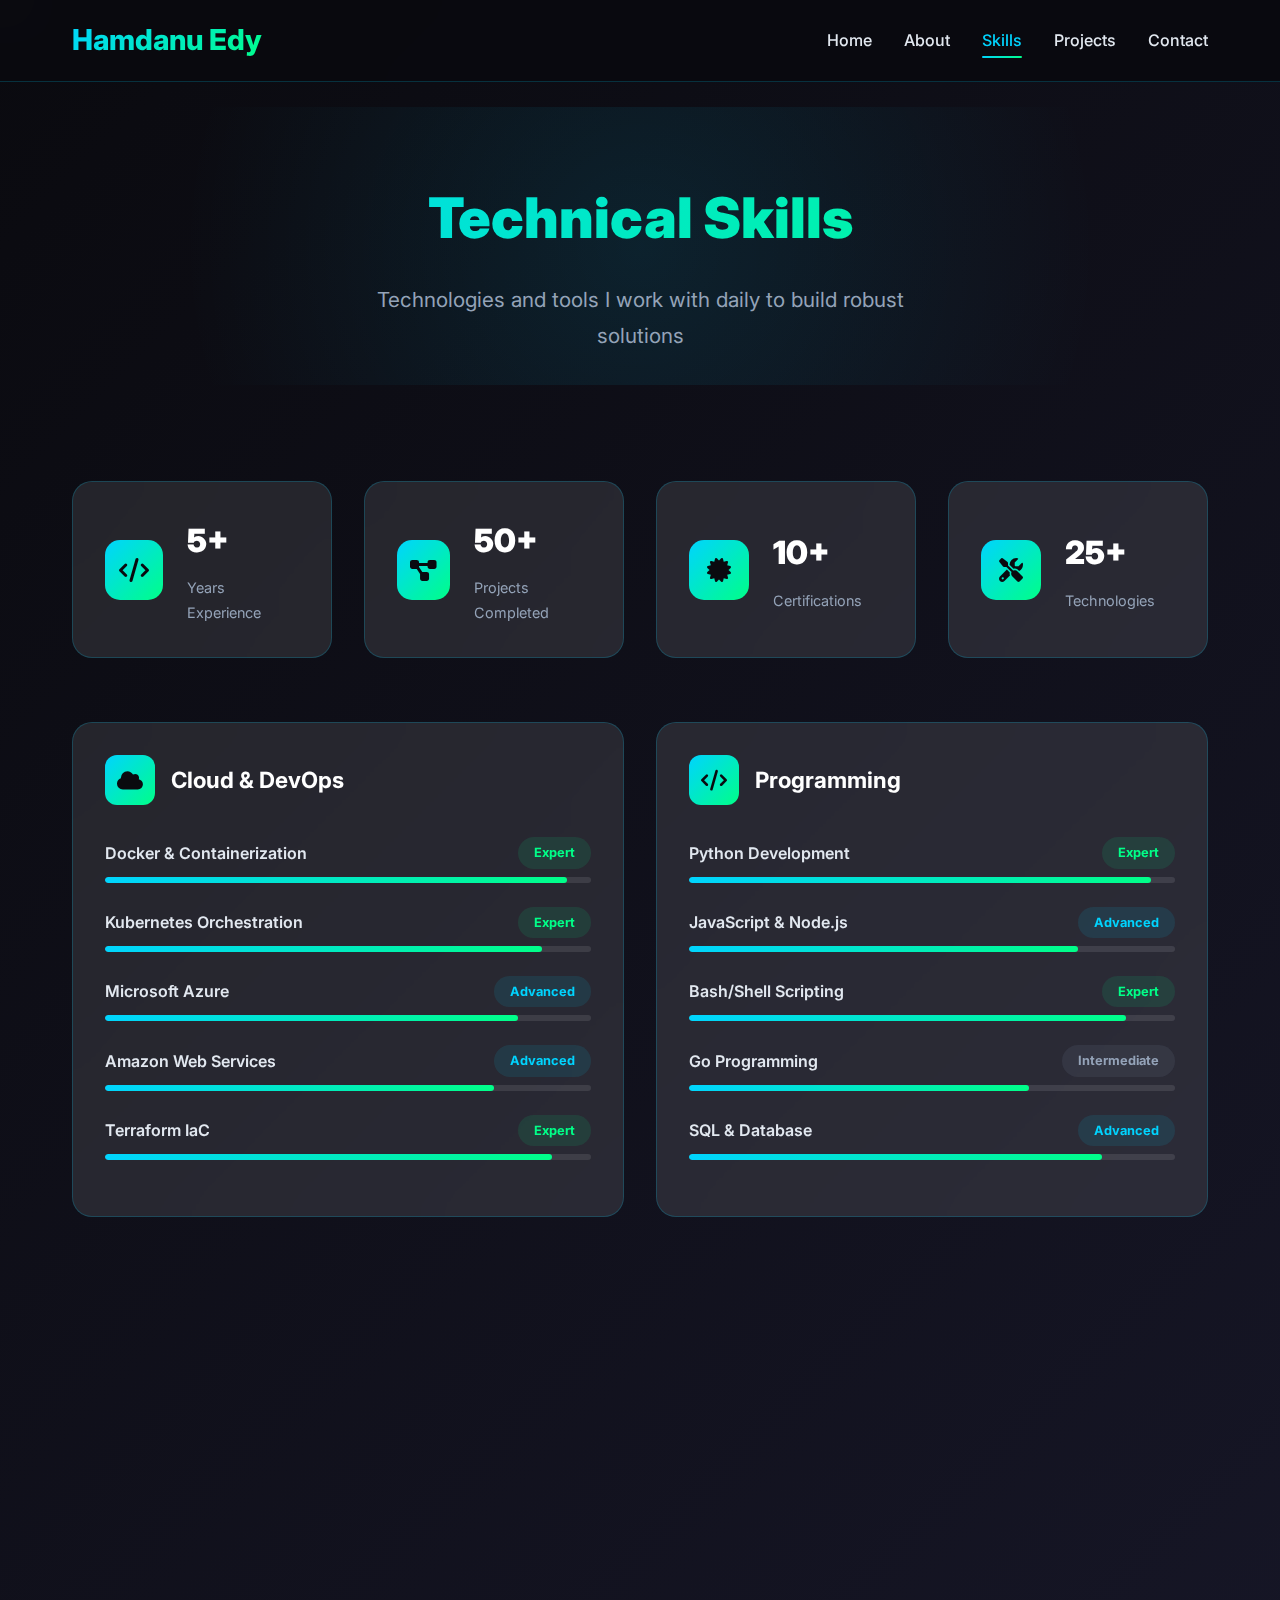
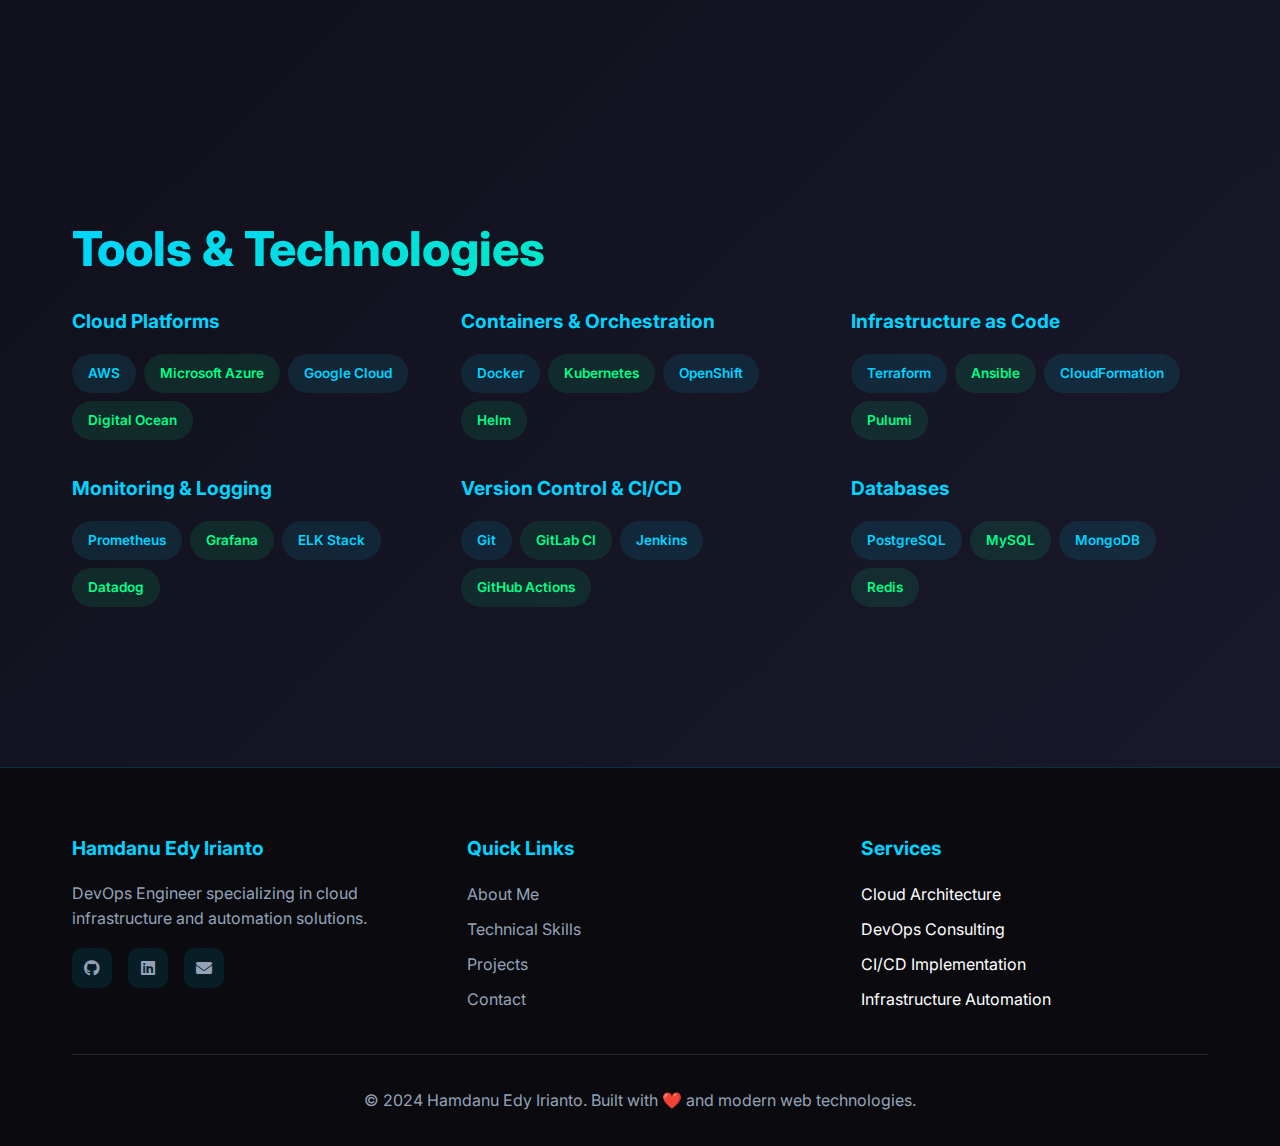
<file: skills.html>
<!DOCTYPE html>
<html lang="id">
<head>
    <meta charset="UTF-8">
    <meta name="viewport" content="width=device-width, initial-scale=1.0">`n    <meta name="google-site-verification" content="hwMxcLjOa9rPtWJm5K2YO4atiW3Idi5pGhQEPnVfMbA" />
    <title>Technical Skills - Hamdanu Edy Irianto</title>`n    <script async src="https://pagead2.googlesyndication.com/pagead/js/adsbygoogle.js?client=ca-pub-5340118311163033"`n         crossorigin="anonymous"></script>
    <link rel="stylesheet" href="https://cdnjs.cloudflare.com/ajax/libs/font-awesome/6.4.0/css/all.min.css">
    <link href="https://fonts.googleapis.com/css2?family=Inter:wght@300;400;500;600;700;800&display=swap" rel="stylesheet">
    <link rel="stylesheet" href="style.css">
</head>
<body>
    <header class="header">
        <div class="container">
            <nav class="nav">
                <a href="index.html" class="logo">Hamdanu Edy</a>
                <ul class="nav-menu">
                    <li><a href="index.html" class="nav-link">Home</a></li>
                    <li><a href="about.html" class="nav-link">About</a></li>
                    <li><a href="skills.html" class="nav-link active">Skills</a></li>
                    <li><a href="projects.html" class="nav-link">Projects</a></li>
                    <li><a href="contact.html" class="nav-link">Contact</a></li>
                </ul>
                <div class="mobile-menu-toggle">
                    <span></span>
                    <span></span>
                    <span></span>
                </div>
            </nav>
        </div>
    </header>

    <main class="main-content">
        <section class="page-hero">
            <div class="container">
                <h1 class="page-title">Technical Skills</h1>
                <p class="page-subtitle">Technologies and tools I work with daily to build robust solutions</p>
            </div>
        </section>

        <section class="section skills-content">
            <div class="container">
                <!-- Skills Overview -->
                <div class="skills-overview">
                    <div class="overview-stats">
                        <div class="stat-card glass-card">
                            <div class="stat-icon">
                                <i class="fas fa-code"></i>
                            </div>
                            <div class="stat-info">
                                <h3>5+</h3>
                                <p>Years Experience</p>
                            </div>
                        </div>
                        <div class="stat-card glass-card">
                            <div class="stat-icon">
                                <i class="fas fa-project-diagram"></i>
                            </div>
                            <div class="stat-info">
                                <h3>50+</h3>
                                <p>Projects Completed</p>
                            </div>
                        </div>
                        <div class="stat-card glass-card">
                            <div class="stat-icon">
                                <i class="fas fa-certificate"></i>
                            </div>
                            <div class="stat-info">
                                <h3>10+</h3>
                                <p>Certifications</p>
                            </div>
                        </div>
                        <div class="stat-card glass-card">
                            <div class="stat-icon">
                                <i class="fas fa-tools"></i>
                            </div>
                            <div class="stat-info">
                                <h3>25+</h3>
                                <p>Technologies</p>
                            </div>
                        </div>
                    </div>
                </div>

                <!-- Skills Categories -->
                <div class="skills-categories">
                    <div class="skills-grid">
                        <!-- Cloud & DevOps -->
                        <div class="skill-category glass-card">
                            <div class="category-header">
                                <div class="category-icon">
                                    <i class="fas fa-cloud"></i>
                                </div>
                                <h3>Cloud & DevOps</h3>
                            </div>
                            <div class="skills-list">
                                <div class="skill-item">
                                    <div class="skill-info">
                                        <span class="skill-name">Docker & Containerization</span>
                                        <span class="skill-level expert">Expert</span>
                                    </div>
                                    <div class="skill-bar">
                                        <div class="skill-progress" style="width: 95%"></div>
                                    </div>
                                </div>
                                <div class="skill-item">
                                    <div class="skill-info">
                                        <span class="skill-name">Kubernetes Orchestration</span>
                                        <span class="skill-level expert">Expert</span>
                                    </div>
                                    <div class="skill-bar">
                                        <div class="skill-progress" style="width: 90%"></div>
                                    </div>
                                </div>
                                <div class="skill-item">
                                    <div class="skill-info">
                                        <span class="skill-name">Microsoft Azure</span>
                                        <span class="skill-level advanced">Advanced</span>
                                    </div>
                                    <div class="skill-bar">
                                        <div class="skill-progress" style="width: 85%"></div>
                                    </div>
                                </div>
                                <div class="skill-item">
                                    <div class="skill-info">
                                        <span class="skill-name">Amazon Web Services</span>
                                        <span class="skill-level advanced">Advanced</span>
                                    </div>
                                    <div class="skill-bar">
                                        <div class="skill-progress" style="width: 80%"></div>
                                    </div>
                                </div>
                                <div class="skill-item">
                                    <div class="skill-info">
                                        <span class="skill-name">Terraform IaC</span>
                                        <span class="skill-level expert">Expert</span>
                                    </div>
                                    <div class="skill-bar">
                                        <div class="skill-progress" style="width: 92%"></div>
                                    </div>
                                </div>
                            </div>
                        </div>

                        <!-- Programming -->
                        <div class="skill-category glass-card">
                            <div class="category-header">
                                <div class="category-icon">
                                    <i class="fas fa-code"></i>
                                </div>
                                <h3>Programming</h3>
                            </div>
                            <div class="skills-list">
                                <div class="skill-item">
                                    <div class="skill-info">
                                        <span class="skill-name">Python Development</span>
                                        <span class="skill-level expert">Expert</span>
                                    </div>
                                    <div class="skill-bar">
                                        <div class="skill-progress" style="width: 95%"></div>
                                    </div>
                                </div>
                                <div class="skill-item">
                                    <div class="skill-info">
                                        <span class="skill-name">JavaScript & Node.js</span>
                                        <span class="skill-level advanced">Advanced</span>
                                    </div>
                                    <div class="skill-bar">
                                        <div class="skill-progress" style="width: 80%"></div>
                                    </div>
                                </div>
                                <div class="skill-item">
                                    <div class="skill-info">
                                        <span class="skill-name">Bash/Shell Scripting</span>
                                        <span class="skill-level expert">Expert</span>
                                    </div>
                                    <div class="skill-bar">
                                        <div class="skill-progress" style="width: 90%"></div>
                                    </div>
                                </div>
                                <div class="skill-item">
                                    <div class="skill-info">
                                        <span class="skill-name">Go Programming</span>
                                        <span class="skill-level intermediate">Intermediate</span>
                                    </div>
                                    <div class="skill-bar">
                                        <div class="skill-progress" style="width: 70%"></div>
                                    </div>
                                </div>
                                <div class="skill-item">
                                    <div class="skill-info">
                                        <span class="skill-name">SQL & Database</span>
                                        <span class="skill-level advanced">Advanced</span>
                                    </div>
                                    <div class="skill-bar">
                                        <div class="skill-progress" style="width: 85%"></div>
                                    </div>
                                </div>
                            </div>
                        </div>

                        <!-- CI/CD & Monitoring -->
                        <div class="skill-category glass-card">
                            <div class="category-header">
                                <div class="category-icon">
                                    <i class="fas fa-tools"></i>
                                </div>
                                <h3>CI/CD & Monitoring</h3>
                            </div>
                            <div class="skills-list">
                                <div class="skill-item">
                                    <div class="skill-info">
                                        <span class="skill-name">Jenkins Pipeline</span>
                                        <span class="skill-level advanced">Advanced</span>
                                    </div>
                                    <div class="skill-bar">
                                        <div class="skill-progress" style="width: 85%"></div>
                                    </div>
                                </div>
                                <div class="skill-item">
                                    <div class="skill-info">
                                        <span class="skill-name">GitLab CI/CD</span>
                                        <span class="skill-level expert">Expert</span>
                                    </div>
                                    <div class="skill-bar">
                                        <div class="skill-progress" style="width: 95%"></div>
                                    </div>
                                </div>
                                <div class="skill-item">
                                    <div class="skill-info">
                                        <span class="skill-name">Prometheus & Grafana</span>
                                        <span class="skill-level advanced">Advanced</span>
                                    </div>
                                    <div class="skill-bar">
                                        <div class="skill-progress" style="width: 80%"></div>
                                    </div>
                                </div>
                                <div class="skill-item">
                                    <div class="skill-info">
                                        <span class="skill-name">ELK Stack Monitoring</span>
                                        <span class="skill-level advanced">Advanced</span>
                                    </div>
                                    <div class="skill-bar">
                                        <div class="skill-progress" style="width: 75%"></div>
                                    </div>
                                </div>
                                <div class="skill-item">
                                    <div class="skill-info">
                                        <span class="skill-name">Redis Caching</span>
                                        <span class="skill-level intermediate">Intermediate</span>
                                    </div>
                                    <div class="skill-bar">
                                        <div class="skill-progress" style="width: 70%"></div>
                                    </div>
                                </div>
                            </div>
                        </div>

                        <!-- Security & Compliance -->
                        <div class="skill-category glass-card">
                            <div class="category-header">
                                <div class="category-icon">
                                    <i class="fas fa-shield-alt"></i>
                                </div>
                                <h3>Security & Compliance</h3>
                            </div>
                            <div class="skills-list">
                                <div class="skill-item">
                                    <div class="skill-info">
                                        <span class="skill-name">Infrastructure Security</span>
                                        <span class="skill-level advanced">Advanced</span>
                                    </div>
                                    <div class="skill-bar">
                                        <div class="skill-progress" style="width: 85%"></div>
                                    </div>
                                </div>
                                <div class="skill-item">
                                    <div class="skill-info">
                                        <span class="skill-name">Identity & Access Management</span>
                                        <span class="skill-level advanced">Advanced</span>
                                    </div>
                                    <div class="skill-bar">
                                        <div class="skill-progress" style="width: 80%"></div>
                                    </div>
                                </div>
                                <div class="skill-item">
                                    <div class="skill-info">
                                        <span class="skill-name">Compliance Standards</span>
                                        <span class="skill-level intermediate">Intermediate</span>
                                    </div>
                                    <div class="skill-bar">
                                        <div class="skill-progress" style="width: 75%"></div>
                                    </div>
                                </div>
                                <div class="skill-item">
                                    <div class="skill-info">
                                        <span class="skill-name">Vulnerability Assessment</span>
                                        <span class="skill-level intermediate">Intermediate</span>
                                    </div>
                                    <div class="skill-bar">
                                        <div class="skill-progress" style="width: 70%"></div>
                                    </div>
                                </div>
                            </div>
                        </div>
                    </div>
                </div>

                <!-- Tools & Technologies -->
                <div class="tools-section">
                    <h2 class="section-title">Tools & Technologies</h2>
                    <div class="tools-grid">
                        <div class="tool-category">
                            <h4>Cloud Platforms</h4>
                            <div class="tool-tags">
                                <span class="tool-tag">AWS</span>
                                <span class="tool-tag">Microsoft Azure</span>
                                <span class="tool-tag">Google Cloud</span>
                                <span class="tool-tag">Digital Ocean</span>
                            </div>
                        </div>
                        <div class="tool-category">
                            <h4>Containers & Orchestration</h4>
                            <div class="tool-tags">
                                <span class="tool-tag">Docker</span>
                                <span class="tool-tag">Kubernetes</span>
                                <span class="tool-tag">OpenShift</span>
                                <span class="tool-tag">Helm</span>
                            </div>
                        </div>
                        <div class="tool-category">
                            <h4>Infrastructure as Code</h4>
                            <div class="tool-tags">
                                <span class="tool-tag">Terraform</span>
                                <span class="tool-tag">Ansible</span>
                                <span class="tool-tag">CloudFormation</span>
                                <span class="tool-tag">Pulumi</span>
                            </div>
                        </div>
                        <div class="tool-category">
                            <h4>Monitoring & Logging</h4>
                            <div class="tool-tags">
                                <span class="tool-tag">Prometheus</span>
                                <span class="tool-tag">Grafana</span>
                                <span class="tool-tag">ELK Stack</span>
                                <span class="tool-tag">Datadog</span>
                            </div>
                        </div>
                        <div class="tool-category">
                            <h4>Version Control & CI/CD</h4>
                            <div class="tool-tags">
                                <span class="tool-tag">Git</span>
                                <span class="tool-tag">GitLab CI</span>
                                <span class="tool-tag">Jenkins</span>
                                <span class="tool-tag">GitHub Actions</span>
                            </div>
                        </div>
                        <div class="tool-category">
                            <h4>Databases</h4>
                            <div class="tool-tags">
                                <span class="tool-tag">PostgreSQL</span>
                                <span class="tool-tag">MySQL</span>
                                <span class="tool-tag">MongoDB</span>
                                <span class="tool-tag">Redis</span>
                            </div>
                        </div>
                    </div>
                </div>
            </div>
        </section>
    </main>

    <footer class="footer">
        <div class="container">
            <div class="footer-content">
                <div class="footer-section">
                    <h4>Hamdanu Edy Irianto</h4>
                    <p>DevOps Engineer specializing in cloud infrastructure and automation solutions.</p>
                    <div class="footer-social">
                        <a href="https://github.com/hamdanuedy" target="_blank"><i class="fab fa-github"></i></a>
                        <a href="https://www.linkedin.com/in/hamdanu-edy-186911395" target="_blank"><i class="fab fa-linkedin"></i></a>
                        <a href="mailto:edyhamdanu@gmail.com"><i class="fas fa-envelope"></i></a>
                    </div>
                </div>
                <div class="footer-section">
                    <h4>Quick Links</h4>
                    <ul>
                        <li><a href="about.html">About Me</a></li>
                        <li><a href="skills.html">Technical Skills</a></li>
                        <li><a href="projects.html">Projects</a></li>
                        <li><a href="contact.html">Contact</a></li>
                    </ul>
                </div>
                <div class="footer-section">
                    <h4>Services</h4>
                    <ul>
                        <li>Cloud Architecture</li>
                        <li>DevOps Consulting</li>
                        <li>CI/CD Implementation</li>
                        <li>Infrastructure Automation</li>
                    </ul>
                </div>
            </div>
            <div class="footer-bottom">
                <p>&copy; 2024 Hamdanu Edy Irianto. Built with ❤️ and modern web technologies.</p>
            </div>
        </div>
    </footer>

    <script src="script.js"></script>
</body>
</html>
</file>
<file: style.css>
/* Global Styles */
* {
    margin: 0;
    padding: 0;
    box-sizing: border-box;
}

:root {
    --bg-dark: #0a0a0f;
    --bg-card: #1a1a2e;
    --color-blue: #00d4ff;
    --color-green: #00ff88;
    --text-white: #ffffff;
    --text-gray: #e2e8f0;
    --text-muted: #94a3b8;
    --glass-bg: rgba(255, 255, 255, 0.1);
    --glass-border: rgba(0, 212, 255, 0.2);
    
    /* Additional colors for enhanced projects page */
    --primary-color: #00d4ff;
    --secondary-color: #00ff88;
    --text-color: #ffffff;
}

body {
    font-family: 'Inter', sans-serif;
    background: linear-gradient(135deg, var(--bg-dark) 0%, var(--bg-card) 100%);
    color: var(--text-white);
    line-height: 1.7;
    min-height: 100vh;
}

.container {
    max-width: 1200px;
    margin: 0 auto;
    padding: 0 2rem;
}

/* Header Styles */
.header {
    position: fixed;
    top: 0;
    left: 0;
    right: 0;
    z-index: 1000;
    background: rgba(10, 10, 15, 0.95);
    backdrop-filter: blur(20px);
    border-bottom: 1px solid var(--glass-border);
}

.nav {
    display: flex;
    justify-content: space-between;
    align-items: center;
    padding: 1rem 0;
}

.logo {
    font-size: 1.8rem;
    font-weight: 800;
    background: linear-gradient(135deg, var(--color-blue), var(--color-green));
    -webkit-background-clip: text;
    -webkit-text-fill-color: transparent;
    text-decoration: none;
}

.nav-menu {
    display: flex;
    list-style: none;
    gap: 2rem;
}

.nav-link {
    color: var(--text-gray);
    text-decoration: none;
    font-weight: 500;
    transition: color 0.3s ease;
    position: relative;
}

.nav-link:hover,
.nav-link.active {
    color: var(--color-blue);
}

.nav-link.active::after {
    content: '';
    position: absolute;
    bottom: -8px;
    left: 0;
    right: 0;
    height: 2px;
    background: linear-gradient(135deg, var(--color-blue), var(--color-green));
    border-radius: 2px;
}

.mobile-menu-toggle {
    display: none;
    flex-direction: column;
    gap: 4px;
    cursor: pointer;
}

.mobile-menu-toggle span {
    width: 25px;
    height: 3px;
    background: var(--color-blue);
    border-radius: 2px;
    transition: all 0.3s ease;
}

/* Hero Section */
.hero {
    min-height: 100vh;
    display: flex;
    align-items: center;
    padding: 8rem 0 4rem;
    position: relative;
}

.hero::before {
    content: '';
    position: absolute;
    top: 0;
    left: 0;
    right: 0;
    bottom: 0;
    background: radial-gradient(circle at 30% 20%, rgba(0, 212, 255, 0.15) 0%, transparent 50%);
    pointer-events: none;
    animation: gradientShift 8s ease-in-out infinite;
}

@keyframes gradientShift {
    0%, 100% { 
        background: radial-gradient(circle at 30% 20%, rgba(0, 212, 255, 0.15) 0%, transparent 50%);
    }
    50% { 
        background: radial-gradient(circle at 70% 80%, rgba(0, 255, 136, 0.15) 0%, transparent 50%);
    }
}

.hero-content {
    display: grid;
    grid-template-columns: 1fr 1fr;
    gap: 4rem;
    align-items: center;
    position: relative;
    z-index: 1;
}

.hero-text h1 {
    font-size: 4rem;
    font-weight: 900;
    line-height: 1.1;
    margin-bottom: 2rem;
    animation: fadeInUp 1s ease-out;
}

.name {
    background: linear-gradient(135deg, var(--color-blue), var(--color-green));
    -webkit-background-clip: text;
    -webkit-text-fill-color: transparent;
}

.title {
    color: var(--text-gray);
}

.hero-text p {
    font-size: 1.3rem;
    color: var(--text-muted);
    margin-bottom: 2.5rem;
    max-width: 500px;
    animation: fadeInUp 1s ease-out 0.3s both;
}

.hero-buttons {
    display: flex;
    gap: 1rem;
    flex-wrap: wrap;
}

@keyframes fadeInUp {
    from {
        opacity: 0;
        transform: translateY(30px);
    }
    to {
        opacity: 1;
        transform: translateY(0);
    }
}

/* Button Styles */
.btn {
    display: inline-flex;
    align-items: center;
    gap: 0.7rem;
    padding: 1.2rem 2.5rem;
    border-radius: 15px;
    text-decoration: none;
    font-weight: 700;
    transition: all 0.3s cubic-bezier(0.4, 0, 0.2, 1);
    border: none;
    cursor: pointer;
    position: relative;
    overflow: hidden;
    font-size: 1rem;
}

.btn::before {
    content: '';
    position: absolute;
    top: 0;
    left: -100%;
    width: 100%;
    height: 100%;
    background: linear-gradient(90deg, transparent, rgba(255, 255, 255, 0.2), transparent);
    transition: left 0.6s;
}

.btn:hover::before {
    left: 100%;
}

.btn-primary {
    background: linear-gradient(135deg, var(--color-blue), var(--color-green));
    color: var(--bg-dark);
}

.btn-primary:hover {
    transform: translateY(-3px) scale(1.05);
    box-shadow: 0 12px 35px rgba(0, 212, 255, 0.6);
}

.btn-outline {
    background: transparent;
    color: var(--color-blue);
    border: 2px solid var(--color-blue);
}

.btn-outline:hover {
    background: var(--color-blue);
    color: var(--bg-dark);
    transform: translateY(-2px) scale(1.02);
    box-shadow: 0 8px 25px rgba(0, 212, 255, 0.4);
}

.btn-sm {
    padding: 0.8rem 1.5rem;
    font-size: 0.9rem;
}

/* Profile Card */
.profile-card {
    background: var(--glass-bg);
    backdrop-filter: blur(20px);
    border: 1px solid var(--glass-border);
    border-radius: 25px;
    padding: 2.5rem;
    text-align: center;
    position: relative;
}

.profile-avatar {
    width: 220px;
    height: 220px;
    border-radius: 50%;
    background: linear-gradient(135deg, var(--color-blue), var(--color-green));
    display: flex;
    align-items: center;
    justify-content: center;
    margin: 0 auto 2rem;
    overflow: hidden;
    position: relative;
    animation: float 3s ease-in-out infinite;
}

.profile-avatar img {
    width: 210px;
    height: 210px;
    border-radius: 50%;
    object-fit: cover;
    user-select: none;
    -webkit-user-select: none;
    -moz-user-select: none;
    -ms-user-select: none;
    pointer-events: none;
    -webkit-user-drag: none;
    -khtml-user-drag: none;
    -moz-user-drag: none;
    -o-user-drag: none;
    user-drag: none;
}

.avatar-placeholder {
    width: 210px;
    height: 210px;
    border-radius: 50%;
    background: linear-gradient(135deg, var(--color-blue), var(--color-green));
    display: flex;
    flex-direction: column;
    align-items: center;
    justify-content: center;
    color: white;
    font-family: var(--font-family);
    user-select: none;
    pointer-events: none;
}

.avatar-initials {
    font-size: 3rem;
    font-weight: 700;
    margin-bottom: 0.5rem;
    text-shadow: 0 2px 4px rgba(0, 0, 0, 0.3);
}

.avatar-title {
    font-size: 0.9rem;
    font-weight: 500;
    opacity: 0.9;
    text-align: center;
    text-shadow: 0 1px 2px rgba(0, 0, 0, 0.3);
}

/* CSS sudah ada untuk .profile-avatar img - tidak perlu tambahan */

.avatar-overlay {
    position: absolute;
    top: 0;
    left: 0;
    right: 0;
    bottom: 0;
    z-index: 10;
    border-radius: 50%;
}

@keyframes float {
    0%, 100% { transform: translateY(0px); }
    50% { transform: translateY(-10px); }
}

.social-links {
    margin-top: 2rem;
}

/* Glass Card */
.glass-card {
    background: var(--glass-bg);
    backdrop-filter: blur(20px);
    border: 1px solid var(--glass-border);
    border-radius: 20px;
    padding: 2.5rem;
    transition: all 0.3s ease;
    position: relative;
    overflow: hidden;
}

.glass-card:hover {
    transform: translateY(-5px);
    box-shadow: 0 20px 40px rgba(0, 212, 255, 0.2);
    border-color: rgba(0, 212, 255, 0.4);
}

.glass-card::before {
    content: '';
    position: absolute;
    top: 0;
    left: -100%;
    width: 100%;
    height: 100%;
    background: linear-gradient(90deg, transparent, rgba(0, 212, 255, 0.1), transparent);
    transition: left 0.5s;
}

.glass-card:hover::before {
    left: 100%;
}

/* Main Content */
.main-content {
    padding-top: 80px;
}

/* Page Hero */
.page-hero {
    padding: 4rem 0 2rem;
    text-align: center;
    background: radial-gradient(circle at center, rgba(0, 212, 255, 0.1) 0%, transparent 70%);
}

.page-title {
    font-size: 3.5rem;
    font-weight: 900;
    margin-bottom: 1rem;
    background: linear-gradient(135deg, var(--color-blue), var(--color-green));
    -webkit-background-clip: text;
    background-clip: text;
    -webkit-text-fill-color: transparent;
    animation: slideInFromLeft 1s ease-out;
}

.page-subtitle {
    font-size: 1.3rem;
    color: var(--text-muted);
    max-width: 600px;
    margin: 0 auto;
}

@keyframes slideInFromLeft {
    from {
        opacity: 0;
        transform: translateX(-50px);
    }
    to {
        opacity: 1;
        transform: translateX(0);
    }
}

/* Section Styles */
.section {
    padding: 6rem 0;
}

.section-header {
    text-align: center;
    margin-bottom: 4rem;
}

.section-title {
    font-size: 3rem;
    font-weight: 800;
    margin-bottom: 1rem;
    background: linear-gradient(135deg, var(--color-blue), var(--color-green));
    -webkit-background-clip: text;
    background-clip: text;
    -webkit-text-fill-color: transparent;
    animation: slideInFromLeft 1s ease-out;
}

.section-subtitle {
    font-size: 1.2rem;
    color: var(--text-muted);
    max-width: 600px;
    margin: 0 auto;
}

/* Quick Overview */
.overview-grid {
    display: grid;
    grid-template-columns: repeat(auto-fit, minmax(300px, 1fr));
    gap: 2rem;
}

.overview-card {
    padding: 2.5rem;
    text-align: center;
}

.card-icon {
    width: 80px;
    height: 80px;
    background: linear-gradient(135deg, var(--color-blue), var(--color-green));
    border-radius: 20px;
    display: flex;
    align-items: center;
    justify-content: center;
    margin: 0 auto 1.5rem;
}

.card-icon i {
    font-size: 2rem;
    color: var(--bg-dark);
}

.overview-card h3 {
    font-size: 1.5rem;
    font-weight: 700;
    margin-bottom: 1rem;
    color: var(--text-white);
}

.overview-card p {
    color: var(--text-muted);
    margin-bottom: 1.5rem;
}

.card-link {
    color: var(--color-blue);
    text-decoration: none;
    font-weight: 600;
    transition: color 0.3s ease;
}

.card-link:hover {
    color: var(--color-green);
}

/* About Page Styles */
.about-grid {
    display: grid;
    grid-template-columns: 2fr 1fr;
    gap: 4rem;
    align-items: start;
    margin-bottom: 4rem;
}

.about-text h2 {
    color: var(--color-blue);
    font-size: 2rem;
    margin-bottom: 1.5rem;
}

.about-text p {
    font-size: 1.1rem;
    line-height: 1.8;
    margin-bottom: 1.5rem;
    color: var(--text-gray);
}

.about-text strong {
    color: var(--color-blue);
}

.profile-showcase {
    position: relative;
    border-radius: 20px;
    overflow: hidden;
}

.profile-showcase img {
    width: 100%;
    height: auto;
    border-radius: 20px;
    user-select: none;
    pointer-events: none;
}

.image-overlay {
    position: absolute;
    top: 0;
    left: 0;
    right: 0;
    bottom: 0;
    background: linear-gradient(45deg, rgba(0, 212, 255, 0.1), rgba(0, 255, 136, 0.1));
    border-radius: 20px;
}

/* Timeline */
.timeline {
    position: relative;
    padding-left: 2rem;
}

.timeline::before {
    content: '';
    position: absolute;
    left: 0;
    top: 0;
    bottom: 0;
    width: 2px;
    background: linear-gradient(to bottom, var(--color-blue), var(--color-green));
}

.timeline-item {
    position: relative;
    margin-bottom: 3rem;
}

.timeline-marker {
    position: absolute;
    left: -2rem;
    top: 1rem;
    width: 12px;
    height: 12px;
    border-radius: 50%;
    background: var(--color-blue);
    border: 3px solid var(--bg-dark);
}

.timeline-content h3 {
    color: var(--color-blue);
    font-size: 1.4rem;
    margin-bottom: 0.5rem;
}

.timeline-content h4 {
    color: var(--color-green);
    font-size: 1.1rem;
    margin-bottom: 0.5rem;
}

.timeline-date {
    color: var(--text-muted);
    font-weight: 600;
    font-size: 0.9rem;
}

.timeline-content p {
    margin: 1rem 0;
    color: var(--text-gray);
    line-height: 1.6;
}

.achievement-list {
    list-style: none;
    margin-top: 1.5rem;
}

.achievement-list li {
    position: relative;
    padding-left: 1.5rem;
    margin-bottom: 0.5rem;
    color: var(--text-gray);
}

.achievement-list li::before {
    content: '✓';
    position: absolute;
    left: 0;
    color: var(--color-green);
    font-weight: bold;
}

/* Certifications */
.certifications-grid {
    display: grid;
    grid-template-columns: repeat(auto-fit, minmax(250px, 1fr));
    gap: 2rem;
}

.cert-card {
    text-align: center;
    padding: 2rem;
}

.cert-icon {
    width: 60px;
    height: 60px;
    margin: 0 auto 1rem;
    display: flex;
    align-items: center;
    justify-content: center;
}

.cert-icon i {
    font-size: 2.5rem;
    color: var(--color-blue);
}

.cert-card h3 {
    color: var(--text-white);
    font-size: 1.2rem;
    margin-bottom: 0.5rem;
}

.cert-card p {
    color: var(--text-muted);
    margin-bottom: 1rem;
}

.cert-status {
    display: inline-block;
    background: linear-gradient(135deg, var(--color-blue), var(--color-green));
    color: var(--bg-dark);
    padding: 0.3rem 1rem;
    border-radius: 15px;
    font-size: 0.8rem;
    font-weight: 700;
}

/* Skills Page Styles */
.skills-overview {
    margin-bottom: 4rem;
}

.overview-stats {
    display: grid;
    grid-template-columns: repeat(auto-fit, minmax(200px, 1fr));
    gap: 2rem;
}

.stat-card {
    display: flex;
    align-items: center;
    gap: 1.5rem;
    padding: 2rem;
}

.stat-icon {
    width: 60px;
    height: 60px;
    background: linear-gradient(135deg, var(--color-blue), var(--color-green));
    border-radius: 15px;
    display: flex;
    align-items: center;
    justify-content: center;
}

.stat-icon i {
    font-size: 1.5rem;
    color: var(--bg-dark);
}

.stat-info h3 {
    font-size: 2rem;
    font-weight: 900;
    color: var(--text-white);
    margin-bottom: 0.5rem;
}

.stat-info p {
    color: var(--text-muted);
    font-size: 0.9rem;
}

/* Skills Categories */
.skills-grid {
    display: grid;
    grid-template-columns: repeat(auto-fit, minmax(400px, 1fr));
    gap: 2rem;
    margin-bottom: 4rem;
}

.skill-category {
    padding: 2rem;
}

.category-header {
    display: flex;
    align-items: center;
    gap: 1rem;
    margin-bottom: 2rem;
}

.category-icon {
    width: 50px;
    height: 50px;
    background: linear-gradient(135deg, var(--color-blue), var(--color-green));
    border-radius: 12px;
    display: flex;
    align-items: center;
    justify-content: center;
}

.category-icon i {
    font-size: 1.3rem;
    color: var(--bg-dark);
}

.category-header h3 {
    color: var(--text-white);
    font-size: 1.4rem;
}

.skill-item {
    margin-bottom: 1.5rem;
}

.skill-info {
    display: flex;
    justify-content: space-between;
    align-items: center;
    margin-bottom: 0.5rem;
}

.skill-name {
    color: var(--text-gray);
    font-weight: 600;
}

.skill-level {
    padding: 0.3rem 1rem;
    border-radius: 20px;
    font-size: 0.8rem;
    font-weight: 700;
}

.skill-level.expert {
    background: rgba(0, 255, 136, 0.1);
    color: var(--color-green);
}

.skill-level.advanced {
    background: rgba(0, 212, 255, 0.1);
    color: var(--color-blue);
}

.skill-level.intermediate {
    background: rgba(148, 163, 184, 0.1);
    color: var(--text-muted);
}

.skill-bar {
    height: 6px;
    background: rgba(255, 255, 255, 0.1);
    border-radius: 3px;
    overflow: hidden;
}

.skill-progress {
    height: 100%;
    background: linear-gradient(135deg, var(--color-blue), var(--color-green));
    border-radius: 3px;
    transition: width 2s ease-in-out;
}

/* Tools Section */
.tools-grid {
    display: grid;
    grid-template-columns: repeat(auto-fit, minmax(300px, 1fr));
    gap: 2rem;
}

.tool-category h4 {
    color: var(--color-blue);
    font-size: 1.2rem;
    margin-bottom: 1rem;
}

.tool-tags {
    display: flex;
    flex-wrap: wrap;
    gap: 0.5rem;
}

.tool-tag {
    background: rgba(0, 212, 255, 0.1);
    color: var(--color-blue);
    padding: 0.5rem 1rem;
    border-radius: 20px;
    font-size: 0.85rem;
    font-weight: 600;
    transition: all 0.3s ease;
}

.tool-tag:nth-child(even) {
    background: rgba(0, 255, 136, 0.1);
    color: var(--color-green);
}

.tool-tag:hover {
    transform: translateY(-2px);
}

/* Projects Page Styles */
.featured-project {
    margin-bottom: 6rem;
}

.project-showcase {
    max-width: 800px;
    margin: 0 auto;
}

.project-header {
    display: grid;
    grid-template-columns: auto 1fr auto;
    gap: 2rem;
    align-items: center;
    margin-bottom: 2rem;
}

.project-icon {
    display: flex;
    align-items: center;
    justify-content: center;
}

.bot-icon {
    width: 100px;
    height: 100px;
    background: linear-gradient(135deg, var(--color-blue), var(--color-green));
    border-radius: 25px;
    display: flex;
    align-items: center;
    justify-content: center;
    animation: float 3s ease-in-out infinite;
    position: relative;
}

.bot-icon i {
    font-size: 3rem;
    color: var(--bg-dark);
}

.music-note {
    position: absolute;
    font-size: 0.8rem;
}

.note-1 {
    top: -10px;
    right: -10px;
    color: var(--color-blue);
    animation: musicNote1 2s ease-in-out infinite;
}

.note-2 {
    bottom: -8px;
    left: -8px;
    color: var(--color-green);
    animation: musicNote2 2.5s ease-in-out infinite;
}

@keyframes musicNote1 {
    0%, 100% { 
        transform: translateY(0px) rotate(0deg);
        opacity: 1;
    }
    50% { 
        transform: translateY(-15px) rotate(10deg);
        opacity: 0.7;
    }
}

@keyframes musicNote2 {
    0%, 100% { 
        transform: translateY(0px) rotate(0deg);
        opacity: 1;
    }
    50% { 
        transform: translateY(-12px) rotate(-8deg);
        opacity: 0.8;
    }
}

.project-title-section h3 {
    color: var(--color-blue);
    font-size: 2rem;
    margin-bottom: 0.5rem;
}

.project-subtitle {
    color: var(--text-muted);
    font-size: 1rem;
}

.project-badge .badge {
    background: linear-gradient(135deg, var(--color-blue), var(--color-green));
    color: var(--bg-dark);
    padding: 0.5rem 1rem;
    border-radius: 15px;
    font-weight: 700;
    font-size: 0.8rem;
}

.project-description {
    margin-bottom: 2rem;
}

.project-description p {
    font-size: 1.1rem;
    color: var(--text-gray);
    line-height: 1.7;
}

/* Bot Demo */
.bot-demo {
    background: rgba(0, 0, 0, 0.3);
    border-radius: 15px;
    padding: 1.5rem;
    margin-bottom: 2rem;
}

.bot-demo h4 {
    color: var(--color-green);
    margin-bottom: 1rem;
    font-size: 1rem;
}

.demo-terminal {
    font-family: 'Courier New', monospace;
    color: var(--text-gray);
    line-height: 1.8;
    min-height: 120px;
}

.demo-line {
    opacity: 0;
    transition: opacity 0.5s ease-in;
}

/* Project Features */
.project-features h4 {
    color: var(--color-green);
    font-size: 1rem;
    margin-bottom: 1rem;
    font-weight: 600;
}

.features-grid {
    display: grid;
    grid-template-columns: repeat(auto-fit, minmax(200px, 1fr));
    gap: 0.8rem;
    margin-bottom: 2rem;
}

.feature-item {
    display: flex;
    align-items: center;
    gap: 0.8rem;
    padding: 0.8rem;
    background: rgba(0, 212, 255, 0.05);
    border-radius: 10px;
    transition: all 0.3s ease;
}

.feature-item:hover {
    transform: translateY(-2px);
    background: rgba(0, 212, 255, 0.1);
}

.feature-item i {
    color: var(--color-blue);
    font-size: 1.2rem;
    width: 20px;
}

.feature-item:nth-child(even) {
    background: rgba(0, 255, 136, 0.05);
}

.feature-item:nth-child(even):hover {
    background: rgba(0, 255, 136, 0.1);
}

.feature-item:nth-child(even) i {
    color: var(--color-green);
}

.feature-item span {
    color: var(--text-gray);
    font-size: 0.9rem;
}

/* Tech Tags */
.project-tech {
    margin-bottom: 2rem;
}

.tech-tags {
    display: flex;
    flex-wrap: wrap;
    gap: 0.8rem;
}

.tech-tag {
    background: rgba(0, 212, 255, 0.1);
    color: var(--color-blue);
    padding: 0.5rem 1.2rem;
    border-radius: 25px;
    font-size: 0.85rem;
    font-weight: 600;
}

.tech-tag:nth-child(even) {
    background: rgba(0, 255, 136, 0.1);
    color: var(--color-green);
}

/* Project Actions */
.project-actions {
    display: flex;
    flex-direction: column;
    gap: 1rem;
}

.project-actions .btn {
    justify-content: center;
}

.live-badge {
    position: absolute;
    top: -2px;
    right: 10px;
    background: var(--color-green);
    color: var(--bg-dark);
    font-size: 0.7rem;
    padding: 0.2rem 0.5rem;
    border-radius: 10px;
    font-weight: 700;
    animation: pulse 2s infinite;
}

@keyframes pulse {
    0%, 100% { 
        transform: scale(1);
        opacity: 1;
    }
    50% { 
        transform: scale(1.1);
        opacity: 0.8;
    }
}

/* Other Projects */
.projects-grid {
    display: grid;
    grid-template-columns: repeat(auto-fit, minmax(350px, 1fr));
    gap: 2rem;
    margin-bottom: 4rem;
}

.project-card {
    padding: 0;
    overflow: hidden;
}

.project-image {
    height: 200px;
    background: linear-gradient(135deg, rgba(0, 212, 255, 0.1), rgba(0, 255, 136, 0.1));
    display: flex;
    align-items: center;
    justify-content: center;
}

.project-placeholder i {
    font-size: 3rem;
    color: var(--color-blue);
}

.project-content {
    padding: 2rem;
}

.project-content h3 {
    color: var(--text-white);
    font-size: 1.3rem;
    margin-bottom: 1rem;
}

.project-content p {
    color: var(--text-muted);
    line-height: 1.6;
    margin-bottom: 1.5rem;
}

/* Project Stats */
.stats-grid {
    display: grid;
    grid-template-columns: repeat(auto-fit, minmax(200px, 1fr));
    gap: 2rem;
}

.stat-item {
    display: flex;
    align-items: center;
    gap: 1.5rem;
    padding: 2rem;
}

.stat-content h3 {
    font-size: 2rem;
    font-weight: 900;
    color: var(--text-white);
    margin-bottom: 0.5rem;
}

.stat-content p {
    color: var(--text-muted);
    font-size: 0.9rem;
}

/* Contact Page Styles */
.contact-grid {
    display: grid;
    grid-template-columns: 1fr 1fr;
    gap: 4rem;
    align-items: start;
}

.contact-info {
    display: flex;
    flex-direction: column;
    gap: 2rem;
}

.contact-intro h3 {
    color: var(--color-blue);
    font-size: 1.8rem;
    margin-bottom: 1.5rem;
}

.contact-intro p {
    color: var(--text-muted);
    line-height: 1.8;
    font-size: 1.1rem;
}

/* Contact Methods */
.contact-methods {
    display: flex;
    flex-direction: column;
    gap: 1rem;
}

.contact-method {
    display: flex;
    align-items: center;
    gap: 1.5rem;
    padding: 1.5rem;
    transition: all 0.3s ease;
}

.contact-method:hover {
    transform: translateX(5px);
}

.method-icon {
    width: 50px;
    height: 50px;
    background: linear-gradient(135deg, var(--color-blue), var(--color-green));
    border-radius: 12px;
    display: flex;
    align-items: center;
    justify-content: center;
}

.method-icon i {
    font-size: 1.2rem;
    color: var(--bg-dark);
}

.method-info h4 {
    color: var(--text-white);
    font-size: 1.1rem;
    margin-bottom: 0.3rem;
}

.method-info p {
    color: var(--text-muted);
    font-size: 0.9rem;
    margin-bottom: 0.5rem;
}

.method-link {
    color: var(--color-blue);
    text-decoration: none;
    font-weight: 600;
    font-size: 0.9rem;
    transition: color 0.3s ease;
}

.method-link:hover {
    color: var(--color-green);
}

/* Availability */
.availability h4 {
    color: var(--color-green);
    font-size: 1.2rem;
    margin-bottom: 1rem;
}

.availability-status {
    display: flex;
    align-items: center;
    gap: 0.8rem;
    margin-bottom: 1rem;
}

.status-indicator {
    width: 10px;
    height: 10px;
    border-radius: 50%;
}

.status-indicator.available {
    background: var(--color-green);
    animation: pulse 2s infinite;
}

.availability-status span {
    color: var(--text-white);
    font-weight: 600;
}

.availability p {
    color: var(--text-muted);
    line-height: 1.6;
}

/* Contact Form */
.contact-form-section {
    display: flex;
    flex-direction: column;
    gap: 2rem;
}

.contact-form h3 {
    color: var(--color-blue);
    font-size: 1.8rem;
    margin-bottom: 2rem;
}

.form {
    display: flex;
    flex-direction: column;
    gap: 1.5rem;
}

.form-group {
    display: flex;
    flex-direction: column;
}

.form-group label {
    color: var(--text-gray);
    font-weight: 600;
    margin-bottom: 0.5rem;
    font-size: 0.9rem;
}

.form-group input,
.form-group select,
.form-group textarea {
    background: rgba(255, 255, 255, 0.05);
    border: 1px solid rgba(255, 255, 255, 0.2);
    border-radius: 12px;
    padding: 1rem;
    color: var(--text-white);
    font-family: inherit;
    font-size: 0.9rem;
    transition: all 0.3s ease;
}

.form-group input:focus,
.form-group select:focus,
.form-group textarea:focus {
    outline: none;
    border-color: var(--color-blue);
    box-shadow: 0 0 0 3px rgba(0, 212, 255, 0.1);
}

.form-group textarea {
    resize: vertical;
    min-height: 120px;
}

.form-error {
    color: #ff6b6b;
    font-size: 0.8rem;
    margin-top: 0.3rem;
    display: none;
}

.form-submit {
    align-self: flex-start;
    position: relative;
}

.form-submit.loading span {
    opacity: 0;
}

.loading-spinner {
    position: absolute;
    top: 50%;
    left: 50%;
    transform: translate(-50%, -50%);
    width: 20px;
    height: 20px;
    border: 2px solid transparent;
    border-top: 2px solid var(--bg-dark);
    border-radius: 50%;
    animation: spin 1s linear infinite;
    display: none;
}

.form-submit.loading .loading-spinner {
    display: block;
}

@keyframes spin {
    0% { transform: translate(-50%, -50%) rotate(0deg); }
    100% { transform: translate(-50%, -50%) rotate(360deg); }
}

.form-success {
    background: rgba(0, 255, 136, 0.1);
    border: 1px solid var(--color-green);
    border-radius: 15px;
    padding: 2rem;
    text-align: center;
    display: none;
}

.form-success.show {
    display: block;
    animation: slideDown 0.5s ease-out;
}

@keyframes slideDown {
    from {
        opacity: 0;
        transform: translateY(-20px);
    }
    to {
        opacity: 1;
        transform: translateY(0);
    }
}

.success-content i {
    font-size: 3rem;
    color: var(--color-green);
    margin-bottom: 1rem;
}

.success-content h4 {
    color: var(--color-green);
    font-size: 1.3rem;
    margin-bottom: 0.5rem;
}

.success-content p {
    color: var(--text-gray);
}

/* FAQ */
.faq-section h3 {
    color: var(--color-blue);
    font-size: 1.5rem;
    margin-bottom: 2rem;
}

.faq-list {
    display: flex;
    flex-direction: column;
    gap: 1rem;
}

.faq-item {
    padding: 1.5rem;
    cursor: pointer;
    transition: all 0.3s ease;
}

.faq-question {
    display: flex;
    justify-content: space-between;
    align-items: center;
}

.faq-question h4 {
    color: var(--text-white);
    font-size: 1rem;
}

.faq-question i {
    color: var(--color-blue);
    transition: transform 0.3s ease;
}

.faq-item.active .faq-question i {
    transform: rotate(180deg);
}

.faq-answer {
    max-height: 0;
    overflow: hidden;
    transition: max-height 0.3s ease;
}

.faq-item.active .faq-answer {
    max-height: 200px;
    padding-top: 1rem;
}

.faq-answer p {
    color: var(--text-muted);
    line-height: 1.6;
}

/* Footer */
.footer {
    background: var(--bg-dark);
    padding: 4rem 0 2rem;
    border-top: 1px solid var(--glass-border);
    margin-top: 4rem;
}

.footer-content {
    display: grid;
    grid-template-columns: repeat(auto-fit, minmax(250px, 1fr));
    gap: 3rem;
    margin-bottom: 2rem;
}

.footer-section h4 {
    color: var(--color-blue);
    font-size: 1.2rem;
    margin-bottom: 1rem;
}

.footer-section p {
    color: var(--text-muted);
    line-height: 1.6;
    margin-bottom: 1rem;
}

.footer-social {
    display: flex;
    gap: 1rem;
}

.footer-social a {
    width: 40px;
    height: 40px;
    background: rgba(0, 212, 255, 0.1);
    border-radius: 10px;
    display: flex;
    align-items: center;
    justify-content: center;
    color: var(--color-blue);
    text-decoration: none;
    transition: all 0.3s ease;
}

.footer-social a:hover {
    background: var(--color-blue);
    color: var(--bg-dark);
    transform: translateY(-2px);
}

.footer-section ul {
    list-style: none;
}

.footer-section li {
    margin-bottom: 0.5rem;
}

.footer-section a {
    color: var(--text-muted);
    text-decoration: none;
    transition: color 0.3s ease;
}

.footer-section a:hover {
    color: var(--color-blue);
}

.footer-bottom {
    text-align: center;
    padding-top: 2rem;
    border-top: 1px solid rgba(255, 255, 255, 0.1);
}

.footer-bottom p {
    color: var(--text-muted);
}

/* Scroll Reveal */
.scroll-reveal {
    opacity: 0;
    transform: translateY(50px);
    transition: all 0.8s ease;
}

.scroll-reveal.revealed {
    opacity: 1;
    transform: translateY(0);
}

/* Responsive Design */
@media (max-width: 768px) {
    .container {
        padding: 0 1rem;
    }

    .nav-menu {
        display: none;
        position: fixed;
        top: 80px;
        left: 0;
        right: 0;
        background: rgba(10, 10, 30, 0.98);
        backdrop-filter: blur(20px);
        flex-direction: column;
        padding: 2rem;
        gap: 0;
        box-shadow: 0 10px 40px rgba(0, 0, 0, 0.5);
        border-bottom: 2px solid rgba(0, 212, 255, 0.3);
        z-index: 999;
        opacity: 0;
        transform: translateY(-20px);
        transition: all 0.3s ease;
        pointer-events: none;
    }

    .nav-menu.active {
        display: flex !important;
        opacity: 1;
        transform: translateY(0);
        pointer-events: all;
    }

    .nav-menu li {
        margin: 0;
        padding: 0;
        border-bottom: 1px solid rgba(255, 255, 255, 0.1);
    }

    .nav-menu li:last-child {
        border-bottom: none;
    }

    .nav-menu a {
        display: block;
        padding: 1rem 0;
        font-size: 1.1rem;
        transition: all 0.3s ease;
    }

    .nav-menu a:hover {
        padding-left: 10px;
        color: var(--color-blue);
    }

    .mobile-menu-toggle {
        display: flex;
        position: relative;
        z-index: 1000;
    }

    .mobile-menu-toggle.active span:nth-child(1) {
        transform: rotate(45deg) translate(5px, 5px);
    }

    .mobile-menu-toggle.active span:nth-child(2) {
        opacity: 0;
    }

    .mobile-menu-toggle.active span:nth-child(3) {
        transform: rotate(-45deg) translate(7px, -6px);
    }

    .hero-content {
        grid-template-columns: 1fr;
        text-align: center;
        gap: 2rem;
    }

    .hero-text h1 {
        font-size: 2.5rem;
    }

    .page-title {
        font-size: 2.5rem;
    }

    .section-title {
        font-size: 2rem;
    }

    .about-grid {
        grid-template-columns: 1fr;
        gap: 2rem;
    }

    .contact-grid {
        grid-template-columns: 1fr;
        gap: 2rem;
    }

    .hero-buttons {
        justify-content: center;
    }

    .btn {
        padding: 1rem 2rem;
    }

    .skills-grid {
        grid-template-columns: 1fr;
    }

    .projects-grid {
        grid-template-columns: 1fr;
    }

    .overview-grid {
        grid-template-columns: 1fr;
    }

    .project-header {
        grid-template-columns: 1fr;
        text-align: center;
        gap: 1rem;
    }

    .features-grid {
        grid-template-columns: 1fr;
    }

    .project-actions {
        align-items: center;
    }
}

@media (max-width: 480px) {
    .hero-text h1 {
        font-size: 2rem;
    }

    .page-title {
        font-size: 2rem;
    }

    .overview-stats {
        grid-template-columns: repeat(2, 1fr);
    }

    .stats-grid {
        grid-template-columns: repeat(2, 1fr);
    }

    .certifications-grid {
        grid-template-columns: repeat(2, 1fr);
    }

    .footer-content {
        grid-template-columns: 1fr;
        text-align: center;
    }
}

/* Image Protection */
img {
    -webkit-touch-callout: none;
    -webkit-user-select: none;
    -khtml-user-select: none;
    -moz-user-select: none;
    -ms-user-select: none;
    user-select: none;
}

/* Accessibility */
@media (prefers-reduced-motion: reduce) {
    *,
    *::before,
    *::after {
        animation-duration: 0.01ms !important;
        animation-iteration-count: 1 !important;
        transition-duration: 0.01ms !important;
    }
}
/* Project Preview Styles */
.project-preview {
    margin: 2rem 0;
    padding: 1.5rem;
    background: rgba(255, 255, 255, 0.05);
    border-radius: 15px;
    border: 1px solid rgba(255, 255, 255, 0.1);
}

.project-preview h4 {
    color: var(--text-white);
    margin-bottom: 1rem;
    font-size: 1.1rem;
    display: flex;
    align-items: center;
    gap: 0.5rem;
}

.preview-container {
    position: relative;
    background: #1a1a1a;
    border-radius: 12px;
    overflow: hidden;
    box-shadow: 0 8px 32px rgba(0, 0, 0, 0.3);
}

.preview-header {
    display: flex;
    align-items: center;
    padding: 12px 16px;
    background: #2d2d2d;
    border-bottom: 1px solid #404040;
}

.preview-controls {
    display: flex;
    gap: 8px;
    margin-right: 16px;
}

.preview-dot {
    width: 12px;
    height: 12px;
    border-radius: 50%;
}

.preview-dot.red { background: #ff5f57; }
.preview-dot.yellow { background: #ffbd2e; }
.preview-dot.green { background: #28ca42; }

.preview-url {
    flex: 1;
    background: #404040;
    padding: 6px 12px;
    border-radius: 6px;
    font-size: 0.9rem;
    color: #ccc;
    font-family: 'Courier New', monospace;
}

.preview-frame {
    position: relative;
    height: 400px;
    overflow: hidden;
}

.preview-frame iframe {
    width: 100%;
    height: 100%;
    border: none;
    background: white;
    transform: scale(0.8);
    transform-origin: 0 0;
    width: 125%;
    height: 125%;
}

.preview-overlay {
    position: absolute;
    top: 0;
    left: 0;
    right: 0;
    bottom: 0;
    background: rgba(0, 0, 0, 0.7);
    display: flex;
    align-items: center;
    justify-content: center;
    opacity: 0;
    transition: opacity 0.3s ease;
}

.preview-container:hover .preview-overlay {
    opacity: 1;
}

.preview-link {
    display: flex;
    align-items: center;
    gap: 0.5rem;
    padding: 12px 24px;
    background: rgba(255, 255, 255, 0.9);
    color: #333;
    text-decoration: none;
    border-radius: 8px;
    font-weight: 500;
    transition: all 0.3s ease;
}

.preview-link:hover {
    background: white;
    transform: translateY(-2px);
    box-shadow: 0 4px 16px rgba(0, 0, 0, 0.2);
}

/* Responsive adjustments for preview */
@media (max-width: 768px) {
    .preview-frame {
        height: 300px;
    }
    
    .preview-frame iframe {
        transform: scale(0.6);
        width: 166%;
        height: 166%;
    }
    
    .preview-url {
        font-size: 0.8rem;
        display: none;
    }
}
</file>
<file: preview-styles.css>
/* Project Preview Styles */
.project-preview {
    margin: 2rem 0;
    padding: 1.5rem;
    background: rgba(255, 255, 255, 0.05);
    border-radius: 15px;
    border: 1px solid rgba(255, 255, 255, 0.1);
}

.project-preview h4 {
    color: var(--text-white);
    margin-bottom: 1rem;
    font-size: 1.1rem;
    display: flex;
    align-items: center;
    gap: 0.5rem;
}

.preview-container {
    position: relative;
    background: #1a1a1a;
    border-radius: 12px;
    overflow: hidden;
    box-shadow: 0 8px 32px rgba(0, 0, 0, 0.3);
}

.preview-header {
    display: flex;
    align-items: center;
    padding: 12px 16px;
    background: #2d2d2d;
    border-bottom: 1px solid #404040;
}

.preview-controls {
    display: flex;
    gap: 8px;
    margin-right: 16px;
}

.preview-dot {
    width: 12px;
    height: 12px;
    border-radius: 50%;
}

.preview-dot.red { background: #ff5f57; }
.preview-dot.yellow { background: #ffbd2e; }
.preview-dot.green { background: #28ca42; }

.preview-url {
    flex: 1;
    background: #404040;
    padding: 6px 12px;
    border-radius: 6px;
    font-size: 0.9rem;
    color: #ccc;
    font-family: 'Courier New', monospace;
}

.preview-frame {
    position: relative;
    height: 400px;
    overflow: hidden;
}

.preview-frame iframe {
    width: 100%;
    height: 100%;
    border: none;
    background: white;
    transform: scale(0.8);
    transform-origin: 0 0;
    width: 125%;
    height: 125%;
}

.preview-overlay {
    position: absolute;
    top: 0;
    left: 0;
    right: 0;
    bottom: 0;
    background: rgba(0, 0, 0, 0.7);
    display: flex;
    align-items: center;
    justify-content: center;
    opacity: 0;
    transition: opacity 0.3s ease;
}

.preview-container:hover .preview-overlay {
    opacity: 1;
}

.preview-link {
    display: flex;
    align-items: center;
    gap: 0.5rem;
    padding: 12px 24px;
    background: rgba(255, 255, 255, 0.9);
    color: #333;
    text-decoration: none;
    border-radius: 8px;
    font-weight: 500;
    transition: all 0.3s ease;
}

.preview-link:hover {
    background: white;
    transform: translateY(-2px);
    box-shadow: 0 4px 16px rgba(0, 0, 0, 0.2);
}

/* Responsive adjustments for preview */
@media (max-width: 768px) {
    .preview-frame {
        height: 300px;
    }
    
    .preview-frame iframe {
        transform: scale(0.6);
        width: 166%;
        height: 166%;
    }
    
    .preview-url {
        font-size: 0.8rem;
        display: none;
    }
}
</file>
<file: projects-enhanced.css>
/* ============================================
   ENHANCED PROJECTS PAGE DESIGN
   Modern, Elegant, User-Friendly
   ============================================ */

/* Projects Content Visibility Fix */
.projects-content {
    display: block !important;
    visibility: visible !important;
    opacity: 1 !important;
    min-height: 100vh;
    background: transparent;
}

.section {
    display: block !important;
    visibility: visible !important;
    opacity: 1 !important;
}

/* Hero Section Enhancement */
.projects-hero {
    position: relative;
    padding: 120px 0 80px;
    overflow: hidden;
}

.hero-background {
    position: absolute;
    top: 0;
    left: 0;
    width: 100%;
    height: 100%;
    z-index: 0;
    opacity: 0.15;
}

.hero-shape {
    position: absolute;
    border-radius: 50%;
    background: linear-gradient(135deg, var(--primary-color), var(--secondary-color));
    filter: blur(60px);
    animation: float 8s ease-in-out infinite;
}

.hero-shape.shape-1 {
    width: 300px;
    height: 300px;
    top: -100px;
    left: 10%;
    animation-delay: 0s;
}

.hero-shape.shape-2 {
    width: 400px;
    height: 400px;
    top: 50%;
    right: 10%;
    animation-delay: 2s;
}

.hero-shape.shape-3 {
    width: 250px;
    height: 250px;
    bottom: -50px;
    left: 50%;
    animation-delay: 4s;
}

@keyframes float {
    0%, 100% { transform: translateY(0px) scale(1); }
    50% { transform: translateY(-30px) scale(1.1); }
}

.hero-content-wrapper {
    position: relative;
    z-index: 1;
    text-align: center;
    max-width: 800px;
    margin: 0 auto;
}

.hero-badge {
    display: inline-block;
    padding: 8px 20px;
    background: rgba(255, 255, 255, 0.1);
    border: 1px solid rgba(255, 255, 255, 0.2);
    border-radius: 50px;
    font-size: 0.9rem;
    font-weight: 500;
    color: var(--primary-color);
    margin-bottom: 20px;
    text-transform: uppercase;
    letter-spacing: 1px;
}

.hero-stats {
    display: flex;
    justify-content: center;
    gap: 40px;
    margin-top: 40px;
    flex-wrap: wrap;
}

.hero-stat-item {
    display: flex;
    flex-direction: column;
    align-items: center;
    padding: 20px;
    background: rgba(255, 255, 255, 0.05);
    backdrop-filter: blur(10px);
    border: 1px solid rgba(255, 255, 255, 0.1);
    border-radius: 15px;
    min-width: 120px;
    transition: all 0.3s ease;
}

.hero-stat-item:hover {
    transform: translateY(-5px);
    background: rgba(255, 255, 255, 0.08);
    border-color: var(--primary-color);
}

.stat-number {
    font-size: 2rem;
    font-weight: 700;
    color: var(--primary-color);
    margin-bottom: 5px;
}

.stat-label {
    font-size: 0.9rem;
    color: rgba(255, 255, 255, 0.7);
}

/* Section Header Enhancement */
.section-header-wrapper {
    display: flex !important;
    align-items: center;
    gap: 20px;
    margin-bottom: 50px;
    padding-bottom: 20px;
    border-bottom: 2px solid rgba(255, 255, 255, 0.1);
    visibility: visible !important;
    opacity: 1 !important;
}

.section-icon {
    width: 60px;
    height: 60px;
    display: flex;
    align-items: center;
    justify-content: center;
    background: linear-gradient(135deg, var(--primary-color), var(--secondary-color));
    border-radius: 15px;
    font-size: 1.5rem;
    color: white;
    flex-shrink: 0;
}

.section-description {
    color: rgba(255, 255, 255, 0.6);
    font-size: 1rem;
    margin-top: 5px;
}

/* Featured Projects Grid */
.featured-projects-grid {
    display: grid !important;
    gap: 40px;
    margin-bottom: 60px;
    visibility: visible !important;
    opacity: 1 !important;
    min-height: 300px;
}

/* Featured Project Card Enhancement */
.featured-project {
    display: block !important;
    visibility: visible !important;
    opacity: 1 !important;
}

.featured-project .project-showcase {
    position: relative;
    padding: 0;
    overflow: hidden;
    border: 2px solid rgba(255, 255, 255, 0.1);
    transition: all 0.4s ease;
}

.featured-project .project-showcase:hover {
    border-color: var(--primary-color);
    transform: translateY(-5px);
    box-shadow: 0 20px 60px rgba(0, 0, 0, 0.3);
}

.project-badge-corner {
    position: absolute;
    top: 20px;
    right: 20px;
    z-index: 10;
}

.project-badge-corner .badge {
    background: linear-gradient(135deg, #FFD700, #FFA500);
    color: #000;
    padding: 8px 16px;
    border-radius: 50px;
    font-size: 0.75rem;
    font-weight: 700;
    letter-spacing: 1px;
    box-shadow: 0 4px 15px rgba(255, 215, 0, 0.3);
}

.project-content-wrapper {
    padding: 40px;
}

/* Project Header Enhancement */
.project-header {
    display: flex;
    align-items: flex-start;
    gap: 25px;
    margin-bottom: 30px;
}

.project-icon-large {
    flex-shrink: 0;
}

.bot-icon {
    width: 80px;
    height: 80px;
    display: flex;
    align-items: center;
    justify-content: center;
    border-radius: 20px;
    font-size: 2.5rem;
    position: relative;
    overflow: visible;
}

.bot-icon.telegram-bot {
    background: linear-gradient(135deg, #0088cc, #00a0e9);
    color: white;
    box-shadow: 0 10px 30px rgba(0, 136, 204, 0.3);
}

.bot-icon.security-bot {
    background: linear-gradient(135deg, #6366f1, #8b5cf6);
    color: white;
    box-shadow: 0 10px 30px rgba(99, 102, 241, 0.3);
}

.bot-icon.love-bot {
    background: linear-gradient(135deg, #ec4899, #f43f5e);
    color: white;
    box-shadow: 0 10px 30px rgba(236, 72, 153, 0.3);
}

.music-note {
    position: absolute;
    font-size: 1rem;
    opacity: 0;
    animation: noteFloat 3s ease-in-out infinite;
}

.music-note.note-1 {
    top: -10px;
    right: -10px;
    animation-delay: 0s;
}

.music-note.note-2 {
    bottom: -10px;
    left: -10px;
    animation-delay: 1.5s;
}

@keyframes noteFloat {
    0%, 100% { 
        transform: translateY(0) scale(0);
        opacity: 0;
    }
    50% { 
        transform: translateY(-20px) scale(1);
        opacity: 1;
    }
}

.project-title-group {
    flex: 1;
}

.project-name {
    font-size: 1.8rem;
    font-weight: 700;
    color: var(--text-color);
    margin-bottom: 5px;
    line-height: 1.3;
}

.project-category {
    font-size: 1rem;
    color: var(--primary-color);
    font-weight: 500;
    margin: 0;
}

/* Project Description */
.project-description {
    margin-bottom: 30px;
}

.project-description p {
    font-size: 1.05rem;
    line-height: 1.8;
    color: rgba(255, 255, 255, 0.8);
}

/* Bot Demo Enhancement */
.bot-demo {
    margin-bottom: 30px;
}

.demo-header {
    display: flex;
    align-items: center;
    gap: 10px;
    padding: 12px 20px;
    background: rgba(255, 255, 255, 0.05);
    border-radius: 10px 10px 0 0;
    border: 1px solid rgba(255, 255, 255, 0.1);
    border-bottom: none;
    font-weight: 600;
    color: var(--primary-color);
}

.demo-terminal {
    background: #1a1a2e;
    border: 1px solid rgba(255, 255, 255, 0.1);
    border-radius: 0 0 10px 10px;
    padding: 20px;
    font-family: 'Courier New', monospace;
    font-size: 0.9rem;
}

.demo-line {
    margin: 8px 0;
    color: #00ff00;
    animation: typingEffect 0.5s ease-in;
}

@keyframes typingEffect {
    from { opacity: 0; transform: translateX(-10px); }
    to { opacity: 1; transform: translateX(0); }
}

/* Preview Enhancement */
.project-preview {
    margin-bottom: 30px;
}

.preview-header-label {
    display: flex;
    align-items: center;
    gap: 10px;
    padding: 12px 20px;
    background: rgba(255, 255, 255, 0.05);
    border-radius: 10px 10px 0 0;
    border: 1px solid rgba(255, 255, 255, 0.1);
    border-bottom: none;
    font-weight: 600;
    color: var(--primary-color);
    margin-bottom: 0;
}

/* Features Enhancement */
.project-features {
    margin-bottom: 30px;
}

.features-title {
    font-size: 1.1rem;
    font-weight: 600;
    color: var(--text-color);
    margin-bottom: 20px;
    display: flex;
    align-items: center;
    gap: 10px;
}

.features-title::before {
    content: '';
    width: 4px;
    height: 20px;
    background: linear-gradient(135deg, var(--primary-color), var(--secondary-color));
    border-radius: 2px;
}

.features-grid {
    display: grid;
    grid-template-columns: repeat(2, 1fr);
    gap: 15px;
}

.feature-item {
    display: flex;
    align-items: center;
    gap: 12px;
    padding: 15px;
    background: rgba(255, 255, 255, 0.03);
    border: 1px solid rgba(255, 255, 255, 0.08);
    border-radius: 10px;
    transition: all 0.3s ease;
}

.feature-item:hover {
    background: rgba(255, 255, 255, 0.06);
    border-color: var(--primary-color);
    transform: translateX(5px);
}

.feature-item i {
    font-size: 1.3rem;
    color: var(--primary-color);
    flex-shrink: 0;
}

.feature-item span {
    font-size: 0.95rem;
    color: rgba(255, 255, 255, 0.9);
}

/* Project Footer Enhancement */
.project-footer {
    margin-top: 30px;
    padding-top: 30px;
    border-top: 1px solid rgba(255, 255, 255, 0.1);
}

.project-tech {
    display: flex;
    flex-wrap: wrap;
    gap: 10px;
    margin-bottom: 20px;
}

.tech-tag {
    padding: 8px 16px;
    background: rgba(255, 255, 255, 0.05);
    border: 1px solid rgba(255, 255, 255, 0.1);
    border-radius: 8px;
    font-size: 0.85rem;
    color: var(--primary-color);
    font-weight: 500;
    transition: all 0.3s ease;
}

.tech-tag:hover {
    background: rgba(255, 255, 255, 0.1);
    border-color: var(--primary-color);
    transform: translateY(-2px);
}

.project-actions {
    display: flex;
    gap: 15px;
    flex-wrap: wrap;
}

.btn {
    display: inline-flex;
    align-items: center;
    gap: 8px;
    padding: 12px 24px;
    border-radius: 10px;
    font-weight: 600;
    text-decoration: none;
    transition: all 0.3s ease;
    position: relative;
    overflow: hidden;
}

.btn-primary {
    background: linear-gradient(135deg, var(--primary-color), var(--secondary-color));
    color: white;
    border: none;
}

.btn-primary:hover {
    transform: translateY(-2px);
    box-shadow: 0 10px 25px rgba(0, 0, 0, 0.3);
}

.btn-outline {
    background: transparent;
    color: var(--primary-color);
    border: 2px solid var(--primary-color);
}

.btn-outline:hover {
    background: var(--primary-color);
    color: white;
    transform: translateY(-2px);
}

.live-badge {
    display: inline-flex;
    align-items: center;
    padding: 2px 8px;
    background: #22c55e;
    color: white;
    border-radius: 4px;
    font-size: 0.7rem;
    font-weight: 700;
    margin-left: 5px;
}

.live-badge::before {
    content: '';
    width: 6px;
    height: 6px;
    background: white;
    border-radius: 50%;
    margin-right: 4px;
    animation: pulse 2s ease-in-out infinite;
}

@keyframes pulse {
    0%, 100% { opacity: 1; }
    50% { opacity: 0.5; }
}

/* Other Projects Card Enhancement */
.projects-grid {
    display: grid;
    grid-template-columns: repeat(auto-fill, minmax(280px, 1fr));
    gap: 30px;
    margin-top: 30px;
}

.project-card {
    padding: 30px;
    transition: all 0.3s ease;
    border: 1px solid rgba(255, 255, 255, 0.1);
    display: flex;
    flex-direction: column;
}

.project-card:hover {
    transform: translateY(-8px);
    border-color: var(--primary-color);
    box-shadow: 0 15px 40px rgba(0, 0, 0, 0.3);
}

.project-card-icon {
    width: 60px;
    height: 60px;
    display: flex;
    align-items: center;
    justify-content: center;
    background: linear-gradient(135deg, var(--primary-color), var(--secondary-color));
    border-radius: 15px;
    font-size: 1.8rem;
    color: white;
    margin-bottom: 20px;
}

.project-card .project-content {
    flex: 1;
    display: flex;
    flex-direction: column;
}

.project-card h3 {
    font-size: 1.3rem;
    margin-bottom: 15px;
    color: var(--text-color);
}

.project-card p {
    color: rgba(255, 255, 255, 0.7);
    line-height: 1.6;
    margin-bottom: 20px;
    flex: 1;
}

.project-card .project-tech {
    margin-bottom: 20px;
}

.btn-sm {
    padding: 8px 16px;
    font-size: 0.9rem;
}

/* Stats Enhancement */
.stats-grid {
    display: grid;
    grid-template-columns: repeat(auto-fit, minmax(200px, 1fr));
    gap: 30px;
    margin-top: 30px;
}

.stat-item {
    display: flex;
    align-items: center;
    gap: 20px;
    padding: 30px;
    border: 1px solid rgba(255, 255, 255, 0.1);
    transition: all 0.3s ease;
}

.stat-item:hover {
    transform: translateY(-5px);
    border-color: var(--primary-color);
}

.stat-icon {
    width: 60px;
    height: 60px;
    display: flex;
    align-items: center;
    justify-content: center;
    background: linear-gradient(135deg, var(--primary-color), var(--secondary-color));
    border-radius: 15px;
    font-size: 1.5rem;
    color: white;
    flex-shrink: 0;
}

.stat-content h3 {
    font-size: 2rem;
    color: var(--primary-color);
    margin-bottom: 5px;
}

.stat-content p {
    color: rgba(255, 255, 255, 0.7);
    font-size: 0.95rem;
}

/* Responsive Design */
@media (max-width: 768px) {
    .projects-hero {
        padding: 80px 0 60px;
    }
    
    .hero-stats {
        gap: 20px;
    }
    
    .hero-stat-item {
        min-width: 100px;
        padding: 15px;
    }
    
    .stat-number {
        font-size: 1.5rem;
    }
    
    .section-header-wrapper {
        flex-direction: column;
        align-items: flex-start;
    }
    
    .project-content-wrapper {
        padding: 25px;
    }
    
    .project-header {
        flex-direction: column;
        align-items: center;
        text-align: center;
    }
    
    .bot-icon {
        width: 70px;
        height: 70px;
        font-size: 2rem;
    }
    
    .project-name {
        font-size: 1.5rem;
    }
    
    .features-grid {
        grid-template-columns: 1fr;
    }
    
    .project-actions {
        flex-direction: column;
    }
    
    .btn {
        width: 100%;
        justify-content: center;
    }
    
    .projects-grid {
        grid-template-columns: 1fr;
    }
    
    .stats-grid {
        grid-template-columns: 1fr;
    }
}

@media (max-width: 480px) {
    .hero-badge {
        font-size: 0.8rem;
        padding: 6px 16px;
    }
    
    .page-title {
        font-size: 2rem;
    }
    
    .page-subtitle {
        font-size: 1rem;
    }
    
    .project-badge-corner {
        top: 10px;
        right: 10px;
    }
    
    .project-badge-corner .badge {
        padding: 6px 12px;
        font-size: 0.7rem;
    }
}
</file>
